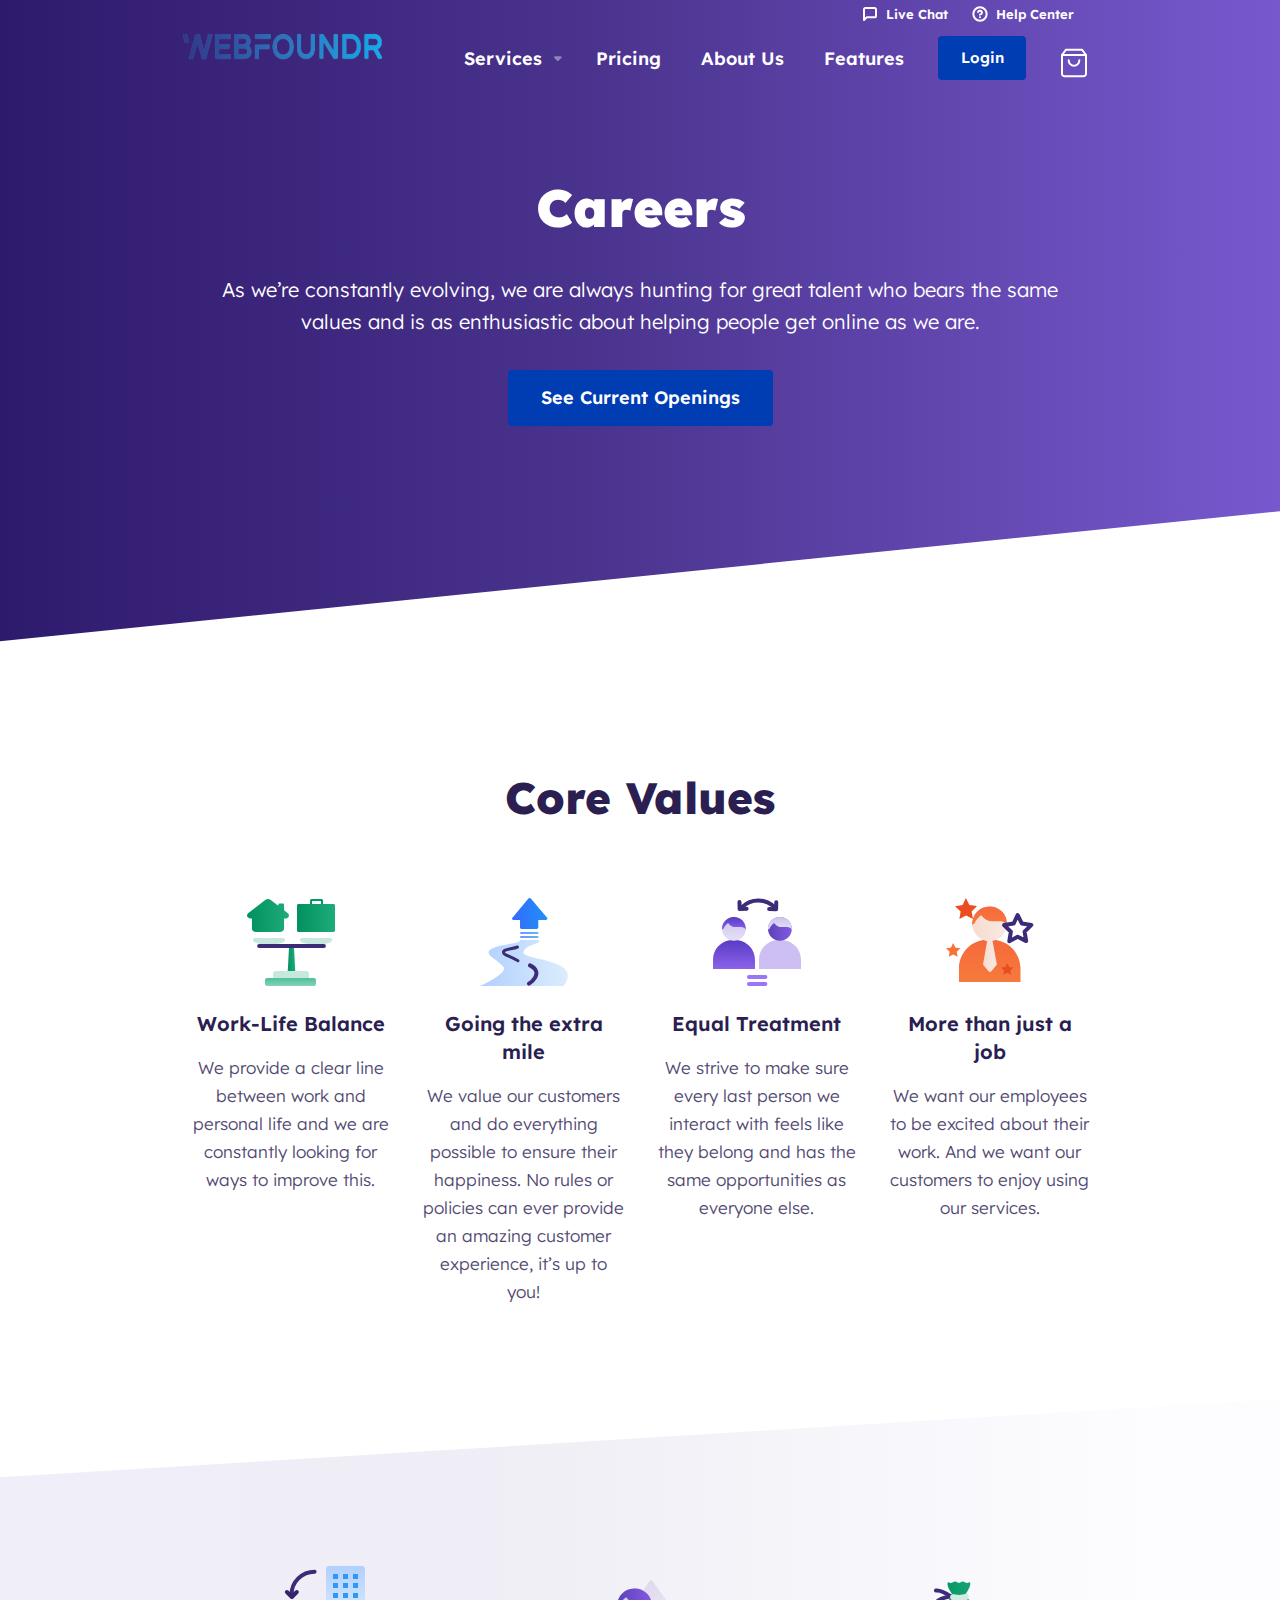
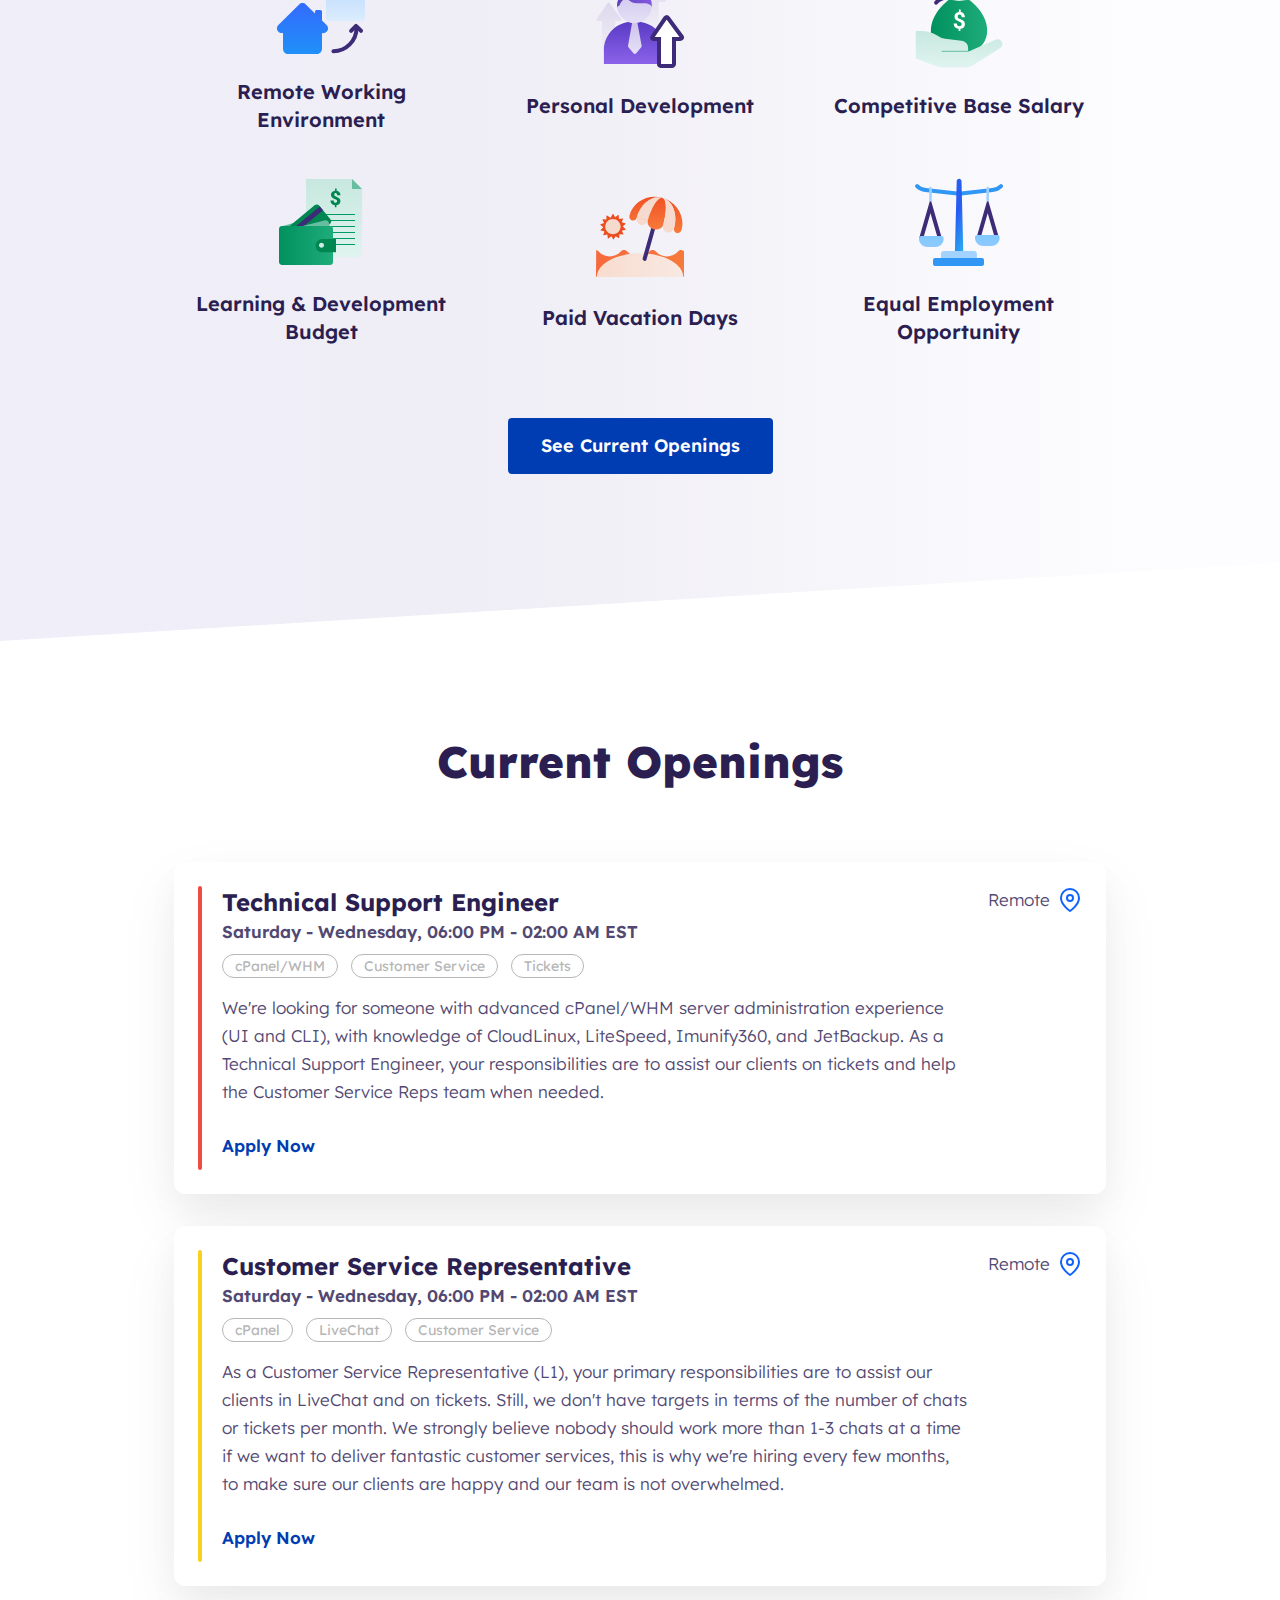
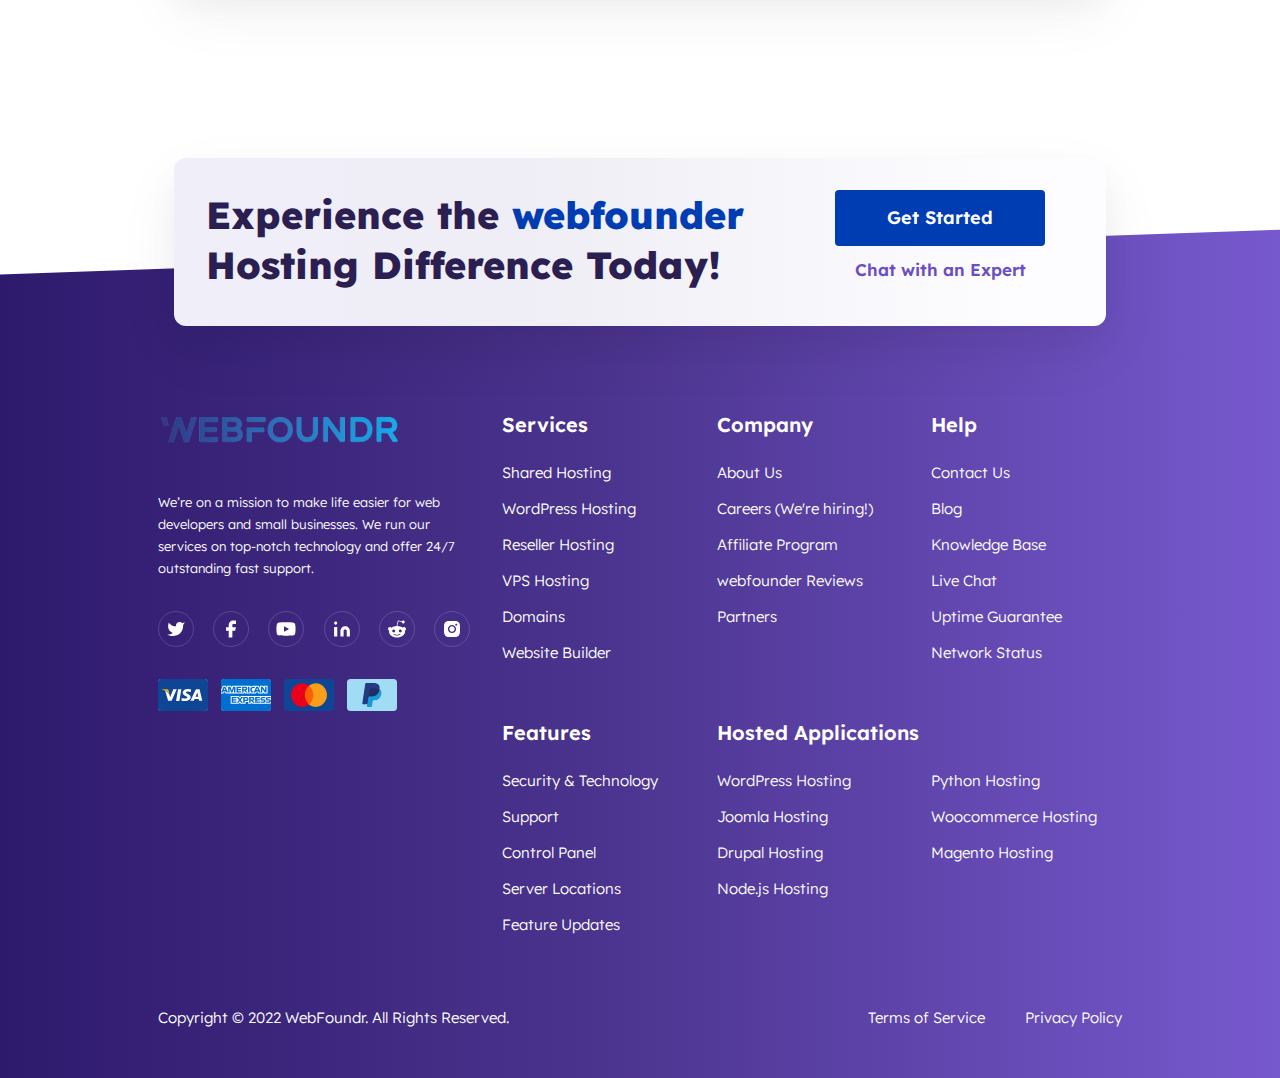
<file: careers.html>
<!DOCTYPE html>
<html lang="en">

<head>
    <meta charset="UTF-8" />
    <meta http-equiv="X-UA-Compatible" content="IE=edge" />
    <meta name="viewport" content="width=device-width, initial-scale=1.0" />
    <link rel="icon" type="image/x-icon" href="./images/favicon.png" />
    <title>webfounder</title>
    <link rel="stylesheet" href="./css/style.css" />
</head>

<!-- ==================================
            Page Body
====================================-->

<body class="site scroll-down" style="margin-top: 0px">
    <!-- ==================================
           Site NAVIGATION
    ====================================-->
    <div id="navbar-mobile-open"></div>
    <div class="site-navbar navbar navbar--main" data-site-navbar="">
        <div class="container">
            <a class="navbar__brand brand" href="/" data-logo="">
                <div class="brand__logo">
                    <img src="./images/logo.png" title="webfounder" alt="webfounder" />
                </div>
            </a>
            <a href="#" class="navbar__cart">
                <span>
            <svg
              width="32"
              height="32"
              viewBox="0 0 32 32"
              fill="none"
        "
            >
              <path
                d="M8 2.66699L4 8.00033V26.667C4 27.3742 4.28095 28.0525 4.78105 28.5526C5.28115 29.0527 5.95942 29.3337 6.66667 29.3337H25.3333C26.0406 29.3337 26.7189 29.0527 27.219 28.5526C27.719 28.0525 28 27.3742 28 26.667V8.00033L24 2.66699H8Z"
                stroke="#F67A3C"
                stroke-width="2"
                stroke-linecap="round"
                stroke-linejoin="round"
              ></path>
              <path
                d="M4 8H28"
                stroke="#F67A3C"
                stroke-width="2"
                stroke-linecap="round"
                stroke-linejoin="round"
              ></path>
              <path
                d="M21.3337 13.333C21.3337 14.7475 20.7718 16.1041 19.7716 17.1042C18.7714 18.1044 17.4148 18.6663 16.0003 18.6663C14.5858 18.6663 13.2293 18.1044 12.2291 17.1042C11.2289 16.1041 10.667 14.7475 10.667 13.333"
                stroke="#F67A3C"
                stroke-width="2"
                stroke-linecap="round"
                stroke-linejoin="round"
              ></path>
            </svg>
          </span>
            </a>
            <button class="navbar__burger burger" data-open-nav="[data-main-menu]">
          <span></span>
          <span></span>
          <span></span>
        </button>
            <nav class="navbar__menu" data-main-menu="">
                <div class="navbar__top-bar">
                    <a href="#" class="nav__item">
                        <svg width="16" height="16" viewBox="0 0 16 16" fill="none">
                <path
                  d="M14 10C14 10.3536 13.8595 10.6928 13.6095 10.9428C13.3594 11.1929 13.0203 11.3333 12.6667 11.3333H4.66667L2 14V3.33333C2 2.97971 2.14048 2.64057 2.39052 2.39052C2.64057 2.14048 2.97971 2 3.33333 2H12.6667C13.0203 2 13.3594 2.14048 13.6095 2.39052C13.8595 2.64057 14 2.97971 14 3.33333V10Z"
                  stroke="white"
                  stroke-width="2"
                  stroke-linecap="round"
                  stroke-linejoin="round"
                ></path>
              </svg>
                        <span>Live Chat</span>
                    </a>
                    <a href="#" class="nav__item">
                        <svg width="16" height="16" viewBox="0 0 16 16" fill="none">
                <path
                  d="M7.99967 14.6663C11.6816 14.6663 14.6663 11.6816 14.6663 7.99967C14.6663 4.31778 11.6816 1.33301 7.99967 1.33301C4.31778 1.33301 1.33301 4.31778 1.33301 7.99967C1.33301 11.6816 4.31778 14.6663 7.99967 14.6663Z"
                  stroke="white"
                  stroke-width="2"
                  stroke-linecap="round"
                  stroke-linejoin="round"
                ></path>
                <path
                  d="M6.05957 6.00038C6.21631 5.55482 6.52567 5.17912 6.93287 4.9398C7.34007 4.70049 7.81883 4.61301 8.28435 4.69285C8.74987 4.7727 9.17211 5.01473 9.47629 5.37606C9.78046 5.7374 9.94694 6.19473 9.94624 6.66705C9.94624 8.00038 7.94624 8.66705 7.94624 8.66705"
                  stroke="white"
                  stroke-width="2"
                  stroke-linecap="round"
                  stroke-linejoin="round"
                ></path>
                <path
                  d="M8 11.333H8.00667"
                  stroke="white"
                  stroke-width="2"
                  stroke-linecap="round"
                  stroke-linejoin="round"
                ></path>
              </svg>
                        <span>Help Center</span>
                    </a>
                </div>
                <ul class="navbar__nav nav nav--h nav--main-menu sf-js-enabled sf-arrows" data-nav="" data-options="openOn: hover;" style="touch-action: pan-y">
                    <li menuitemname="Services" class="nav__item has-dropdown" id="Primary_Navbar-Services">
                        <a class="nav__link sf-with-ul" href="/" data-url="#">
                            <span class="nav__link-text p-2">Services</span>
                            <i class="nav__icon">
                  <svg
                    width="24"
                    height="24"
                    viewBox="0 0 24 24"
                    fill="none"
            "
                  >
                    <g clip-path="url(#clip0_18)">
                      <path
                        d="M6.47194 10.681L10.5947 14.8038C11.2155 15.4246 12.2184 15.4246 12.8392 14.8038L16.962 10.681C17.9648 9.67814 17.2485 7.95898 15.8318 7.95898L7.58621 7.95898C6.16949 7.95898 5.46909 9.67814 6.47194 10.681Z"
                        fill="#555555"
                      ></path>
                    </g>
                    <defs>
                      <clipPath id="clip0_18">
                        <rect width="24" height="24" fill="white"></rect>
                      </clipPath>
                    </defs>
                  </svg>
                </i>
                        </a>
                        <div class="nav__dropdown nav__dropdown--services" style="">
                            <ul class="nav__sub">
                                <li class="nav__item" menuitemname="Shared Hosting">
                                    <a href="/web-hosting.html" class="nav__link">
                                        <div class="nav__item-content">
                                            <div class="nav__item-title">Shared Hosting</div>
                                            <p class="nav__item-desc">
                                                The easiest and most affordable way to start and grow your website.
                                            </p>
                                        </div>
                                        <div class="nav__item-icon">
                                            <svg width="63" height="53" viewBox="0 0 63 53" fill="none">
                          <path
                            fill-rule="evenodd"
                            clip-rule="evenodd"
                            d="M1 24.7L62 18.35V6C62 3.79086 60.2091 2 58 2H5C2.79086 2 1 3.79086 1 6V24.7Z"
                            fill="url(#nav-wh-paint0_linear)"
                          ></path>
                          <path
                            d="M62 34.6001V5.1001C62 2.89096 60.2091 1.1001 58 1.1001C40.3333 1.1001 22.6667 1.1001 5 1.1001C2.79086 1.1001 1 2.89096 1 5.1001V40.6001"
                            stroke="#35226F"
                            stroke-width="2"
                            stroke-linecap="round"
                          ></path>
                          <path
                            fill-rule="evenodd"
                            clip-rule="evenodd"
                            d="M29 7H34.5C35.05 7 35.5 7.45 35.5 8C35.5 8.55 35.05 9 34.5 9H29C28.45 9 28 8.55 28 8C28 7.45 28.45 7 29 7ZM38.5 7H44C44.55 7 45 7.45 45 8C45 8.55 44.55 9 44 9H38.5C37.95 9 37.5 8.55 37.5 8C37.5 7.45 37.95 7 38.5 7ZM48.5 7H54C54.55 7 55 7.45 55 8C55 8.55 54.55 9 54 9H48.5C47.95 9 47.5 8.55 47.5 8C47.5 7.45 47.95 7 48.5 7Z"
                            fill="url(#nav-wh-paint1_linear)"
                          ></path>
                          <path
                            fill-rule="evenodd"
                            clip-rule="evenodd"
                            d="M8.90476 6H15.0952C16.1429 6 17 6.8 17 7.77778V8.22222C17 9.2 16.1429 10 15.0952 10H8.90476C7.85714 10 7 9.2 7 8.22222V7.77778C7 6.8 7.85714 6 8.90476 6Z"
                            fill="url(#nav-wh-paint2_linear)"
                          ></path>
                          <path
                            fill-rule="evenodd"
                            clip-rule="evenodd"
                            d="M9 13H53C54.1 13 55 13.9 55 15V27C55 28.1 54.1 29 53 29H9C7.9 29 7 28.1 7 27V15C7 13.9 7.9 13 9 13Z"
                            fill="url(#nav-wh-paint3_linear)"
                          ></path>
                          <path
                            fill-rule="evenodd"
                            clip-rule="evenodd"
                            d="M20.5 19H40.5C40.8 19 41 19.2 41 19.5C41 19.8 40.8 20 40.5 20H20.5C20.2 20 20 19.8 20 19.5C20 19.2 20.2 19 20.5 19Z"
                            fill="#FDFDFD"
                          ></path>
                          <path
                            fill-rule="evenodd"
                            clip-rule="evenodd"
                            d="M25.5 22H35.5C35.8 22 36 22.2 36 22.5C36 22.8 35.8 23 35.5 23H25.5C25.2 23 25 22.8 25 22.5C25 22.2 25.2 22 25.5 22Z"
                            fill="#FDFDFD"
                          ></path>
                          <path
                            fill-rule="evenodd"
                            clip-rule="evenodd"
                            d="M26 32H36C37.1 32 38 32.9 38 34V44C38 45.1 37.1 46 36 46H26C24.9 46 24 45.1 24 44V34C24 32.9 24.9 32 26 32Z"
                            fill="#C7E8DF"
                          ></path>
                          <path
                            fill-rule="evenodd"
                            clip-rule="evenodd"
                            d="M9 32H19C20.1 32 21 32.9 21 34V44C21 45.1 20.1 46 19 46H9C7.9 46 7 45.1 7 44V34C7 32.9 7.9 32 9 32Z"
                            fill="#C7E8DF"
                          ></path>
                          <path
                            fill-rule="evenodd"
                            clip-rule="evenodd"
                            d="M43 32H53C54.1 32 55 32.9 55 34V44C55 45.1 54.1 46 53 46H43C41.9 46 41 45.1 41 44V34C41 32.9 41.9 32 43 32Z"
                            fill="#C7E8DF"
                          ></path>
                          <defs>
                            <linearGradient
                              id="nav-wh-paint0_linear"
                              x1="1"
                              y1="13.5"
                              x2="62"
                              y2="13.5"
                              gradientUnits="userSpaceOnUse"
                            >
                              <stop stop-color="#C7E8DF"></stop>
                              <stop offset="1" stop-color="#E8F5F2"></stop>
                            </linearGradient>
                            <linearGradient
                              id="nav-wh-paint1_linear"
                              x1="28"
                              y1="8.32609"
                              x2="55"
                              y2="8.32599"
                              gradientUnits="userSpaceOnUse"
                            >
                              <stop stop-color="#00915E"></stop>
                              <stop offset="1" stop-color="#1EAC7A"></stop>
                            </linearGradient>
                            <linearGradient
                              id="nav-wh-paint2_linear"
                              x1="7"
                              y1="8.65217"
                              x2="17"
                              y2="8.65217"
                              gradientUnits="userSpaceOnUse"
                            >
                              <stop stop-color="#00915E"></stop>
                              <stop offset="1" stop-color="#1EAC7A"></stop>
                            </linearGradient>
                            <linearGradient
                              id="nav-wh-paint3_linear"
                              x1="7"
                              y1="23.6087"
                              x2="55"
                              y2="23.6087"
                              gradientUnits="userSpaceOnUse"
                            >
                              <stop stop-color="#00915E"></stop>
                              <stop offset="1" stop-color="#1EAC7A"></stop>
                            </linearGradient>
                          </defs>
                        </svg>
                                        </div>
                                    </a>
                                </li>
                                <li class="nav__item" menuitemname="WordPress Hosting">
                                    <a href="/wordpress-hosting.html" class="nav__link">
                                        <div class="nav__item-content">
                                            <div class="nav__item-title">WordPress Hosting</div>
                                            <p class="nav__item-desc">
                                                A fast, reliable, and secure way to power your WordPress website.
                                            </p>
                                        </div>
                                        <div class="nav__item-icon">
                                            <svg width="63" height="53" viewBox="0 0 63 53" fill="none">
                          <path
                            fill-rule="evenodd"
                            clip-rule="evenodd"
                            d="M1 24.7L62 18.35V5.25C62 3.04086 60.2091 1.25 58 1.25H5C2.79086 1.25 1 3.04086 1 5.25V24.7Z"
                            fill="url(#nav-wp-paint0_linear)"
                          ></path>
                          <path
                            d="M62 34.6001V5.1001C62 2.89096 60.2091 1.1001 58 1.1001C40.3333 1.1001 22.6667 1.1001 5 1.1001C2.79086 1.1001 1 2.89096 1 5.1001V40.6001"
                            stroke="#35226F"
                            stroke-width="2"
                            stroke-linecap="round"
                          ></path>
                          <path
                            fill-rule="evenodd"
                            clip-rule="evenodd"
                            d="M25.25 32H38.75C38.9 32 39 32.1 39 32.25V32.75C39 32.9 38.9 33 38.75 33H25.25C25.1 33 25 32.9 25 32.75V32.25C25 32.1 25.1 32 25.25 32ZM25.25 35H38.75C38.9 35 39 35.1 39 35.25V35.75C39 35.9 38.9 36 38.75 36H25.25C25.1 36 25 35.9 25 35.75V35.25C25 35.1 25.1 35 25.25 35ZM25.25 38H38.75C38.9 38 39 38.1 39 38.25V38.75C39 38.9 38.9 39 38.75 39H25.25C25.1 39 25 38.9 25 38.75V38.25C25 38.1 25.1 38 25.25 38ZM25.25 41H38.75C38.9 41 39 41.1 39 41.25V41.75C39 41.9 38.9 42 38.75 42H25.25C25.1 42 25 41.9 25 41.75V41.25C25 41.1 25.1 41 25.25 41ZM25.25 44H33.75C33.9 44 34 44.1 34 44.25V44.75C34 44.9 33.9 45 33.75 45H25.25C25.1 45 25 44.9 25 44.75V44.25C25 44.1 25.1 44 25.25 44ZM42.25 32H55.75C55.9 32 56 32.1 56 32.25V32.75C56 32.9 55.9 33 55.75 33H42.25C42.1 33 42 32.9 42 32.75V32.25C42 32.1 42.1 32 42.25 32ZM42.25 35H55.75C55.9 35 56 35.1 56 35.25V35.75C56 35.9 55.9 36 55.75 36H42.25C42.1 36 42 35.9 42 35.75V35.25C42 35.1 42.1 35 42.25 35ZM42.25 38H55.75C55.9 38 56 38.1 56 38.25V38.75C56 38.9 55.9 39 55.75 39H42.25C42.1 39 42 38.9 42 38.75V38.25C42 38.1 42.1 38 42.25 38ZM42.25 41H55.75C55.9 41 56 41.1 56 41.25V41.75C56 41.9 55.9 42 55.75 42H42.25C42.1 42 42 41.9 42 41.75V41.25C42 41.1 42.1 41 42.25 41ZM42.25 44H50.75C50.9 44 51 44.1 51 44.25V44.75C51 44.9 50.9 45 50.75 45H42.25C42.1 45 42 44.9 42 44.75V44.25C42 44.1 42.1 44 42.25 44Z"
                            fill="#BEE7F5"
                          ></path>
                          <path
                            fill-rule="evenodd"
                            clip-rule="evenodd"
                            d="M16.0952 6H9.90476C8.85714 6 8 6.8 8 7.77778V8.22222C8 9.2 8.85714 10 9.90476 10H16.0952C17.1429 10 18 9.2 18 8.22222V7.77778C18 6.8 17.1429 6 16.0952 6ZM30 7H35.5C36.05 7 36.5 7.45 36.5 8C36.5 8.55 36.05 9 35.5 9H30C29.45 9 29 8.55 29 8C29 7.45 29.45 7 30 7ZM39.5 7H45C45.55 7 46 7.45 46 8C46 8.55 45.55 9 45 9H39.5C38.95 9 38.5 8.55 38.5 8C38.5 7.45 38.95 7 39.5 7ZM49.5 7H52.25H55C55.55 7 56 7.45 56 8C56 8.55 55.55 9 55 9H49.5C48.95 9 48.5 8.55 48.5 8C48.5 7.45 48.95 7 49.5 7ZM27 14H37C38.1 14 39 14.9 39 16V26C39 27.1 38.1 28 37 28H27C25.9 28 25 27.1 25 26V16C25 14.9 25.9 14 27 14ZM54 14H44C42.9 14 42 14.9 42 16V26C42 27.1 42.9 28 44 28H54C55.1 28 56 27.1 56 26V16C56 14.9 55.1 14 54 14ZM10 14H20C21.1 14 22 14.9 22 16V44C22 45.1 21.1 46 20 46H10C8.9 46 8 45.1 8 44V16C8 14.9 8.9 14 10 14Z"
                            fill="url(#nav-wp-paint1_linear)"
                          ></path>
                          <path
                            fill-rule="evenodd"
                            clip-rule="evenodd"
                            d="M15.1502 26.5499C16.2502 26.5499 17.3502 26.9499 18.1502 27.6999C17.7502 27.6499 17.4002 27.9499 17.3502 28.3499C17.3502 28.3999 17.3502 28.3999 17.3502 28.4499C17.3002 29.4999 18.6502 29.7499 17.9002 31.8999L17.3002 33.6999L15.7502 28.9999C15.7002 28.8999 15.7502 28.8999 15.8502 28.8999H16.3002C16.3002 28.8999 16.3502 28.8999 16.3502 28.8499V28.5999C16.3502 28.5999 16.3502 28.5499 16.3002 28.5499C15.4502 28.5999 14.6002 28.5999 13.7502 28.5499C13.7502 28.5499 13.7002 28.5499 13.7002 28.5999V28.8499C13.7002 28.8499 13.7002 28.8999 13.7502 28.8999H14.2002C14.2502 28.8999 14.3502 28.9499 14.3502 28.9999L15.0002 30.7999L14.0002 33.7499L12.4002 28.9999C12.4002 28.9499 12.4002 28.9499 12.4002 28.8999H12.4502H12.9502C12.9502 28.8999 13.0002 28.8999 13.0002 28.8499V28.5999C13.0002 28.5999 13.0002 28.5499 12.9502 28.5499C12.4002 28.5999 11.8502 28.5999 11.3502 28.5999C12.2502 27.2999 13.6502 26.5499 15.1502 26.5499ZM19.0502 28.8999C20.2002 31.0499 19.4002 33.7499 17.2502 34.9499L18.6502 30.9999C18.9002 30.2999 19.0502 29.5999 19.0502 28.8999ZM16.6502 35.1999C16.1502 35.3499 15.6502 35.4499 15.1502 35.4499C14.7002 35.4499 14.3002 35.3999 13.8502 35.2499L15.2002 31.2999L16.6502 35.1999ZM13.2502 34.9999C11.0502 33.9499 10.1002 31.3499 11.1002 29.1499L13.2502 34.9999ZM15.1502 26.1499C17.8502 26.1499 20.0002 28.3499 20.0002 30.9999C20.0002 33.6499 17.8002 35.8499 15.1502 35.8499C12.4502 35.8499 10.3002 33.6499 10.3002 30.9999C10.3002 28.2999 12.4502 26.1499 15.1502 26.1499ZM15.1502 25.8499C18.0002 25.8499 20.3002 28.1499 20.3002 31.0499C20.3002 33.9499 18.0002 36.1999 15.1502 36.1499C12.3002 36.1499 10.0002 33.8499 10.0002 30.9999C10.0002 28.1499 12.3002 25.8499 15.1502 25.8499Z"
                            fill="#FDFDFD"
                          ></path>
                          <defs>
                            <linearGradient
                              id="nav-wp-paint0_linear"
                              x1="1"
                              y1="13"
                              x2="62"
                              y2="13"
                              gradientUnits="userSpaceOnUse"
                            >
                              <stop stop-color="#C9E8F3"></stop>
                              <stop offset="1" stop-color="#E5F3F8"></stop>
                            </linearGradient>
                            <linearGradient
                              id="nav-wp-paint1_linear"
                              x1="56"
                              y1="22.2025"
                              x2="8"
                              y2="22.2025"
                              gradientUnits="userSpaceOnUse"
                            >
                              <stop
                                offset="1.81145e-07"
                                stop-color="#2090F8"
                              ></stop>
                              <stop offset="1" stop-color="#336BFD"></stop>
                            </linearGradient>
                          </defs>
                        </svg>
                                        </div>
                                    </a>
                                </li>
                                <li class="nav__item" menuitemname="Reseller Hosting">
                                    <a href="/reseller-hosting.html" class="nav__link">
                                        <div class="nav__item-content">
                                            <div class="nav__item-title">Reseller Hosting</div>
                                            <p class="nav__item-desc">
                                                Earn some cash and manage multiple websites with ease using WHM.
                                            </p>
                                        </div>
                                        <div class="nav__item-icon">
                                            <svg width="63" height="53" viewBox="0 0 63 53" fill="none">
                          <path
                            fill-rule="evenodd"
                            clip-rule="evenodd"
                            d="M1.1001 10.65L25.6001 8.1V4C25.6001 2.34314 24.257 1 22.6001 1H4.1001C2.44324 1 1.1001 2.34315 1.1001 4V10.65Z"
                            fill="url(#paint0_linear-nav-reseller)"
                          ></path>
                          <path
                            d="M25 14.4359C25 10.3823 25 7.54664 25 4.00315C25 2.34629 23.6569 1.00245 22 1.00222C15.9994 1.00141 9.99872 0.9987 3.99809 1.00075C2.34198 1.00132 1 2.34419 1 4.00029V16.5"
                            stroke="#3D2B77"
                            stroke-width="2"
                            stroke-linecap="round"
                            stroke-linejoin="round"
                          ></path>
                          <path
                            fill-rule="evenodd"
                            clip-rule="evenodd"
                            d="M37.5999 10.5998L62.0999 8.04983V4.44983C62.0999 2.79297 60.7568 1.44983 59.0999 1.44983H40.5999C38.9431 1.44983 37.5999 2.79297 37.5999 4.44983V10.5998Z"
                            fill="url(#paint1_linear-nav-reseller)"
                          ></path>
                          <path
                            d="M61.9998 14.4355C61.9998 10.3819 61.9998 7.54627 61.9998 4.00278C61.9998 2.34593 60.6567 1.00208 58.9998 1.00186C52.9992 1.00104 46.9985 0.998334 40.9979 1.00039C39.3418 1.00095 37.9998 2.34382 37.9998 3.99993V16.4996"
                            stroke="#3D2B77"
                            stroke-width="2"
                            stroke-linecap="round"
                            stroke-linejoin="round"
                          ></path>
                          <path
                            fill-rule="evenodd"
                            clip-rule="evenodd"
                            d="M1.1001 35.65L25.6001 33.1V29C25.6001 27.3431 24.257 26 22.6001 26H4.1001C2.44324 26 1.1001 27.3431 1.1001 29V35.65Z"
                            fill="url(#paint2_linear-nav-reseller)"
                          ></path>
                          <path
                            d="M25 39.4359C25 35.3823 25 32.5466 25 29.0031C25 27.3463 23.6569 26.0024 22 26.0022C15.9994 26.0014 9.99872 25.9987 3.99809 26.0008C2.34198 26.0013 1 27.3442 1 29.0003V41.5"
                            stroke="#3D2B77"
                            stroke-width="2"
                            stroke-linecap="round"
                            stroke-linejoin="round"
                          ></path>
                          <path
                            d="M40.9245 25H59.0755C61.234 25 63 26.8 63 29V41C63 43.2 61.234 45 59.0755 45H40.9245C38.766 45 37 43.2 37 41V29C37 26.8 38.717 25 40.9245 25Z"
                            fill="url(#paint3_linear-nav-reseller)"
                          ></path>
                          <path
                            d="M49.5 22.0625V19"
                            stroke="#6D4BD0"
                            stroke-linecap="round"
                            stroke-linejoin="round"
                          ></path>
                          <path
                            d="M48 21.1875L49.5 22.5L51 21.1875"
                            stroke="#6D4BD0"
                            stroke-linecap="round"
                            stroke-linejoin="round"
                          ></path>
                          <path
                            d="M13.5 18.5V21.5"
                            stroke="#6D4BD0"
                            stroke-linecap="round"
                            stroke-linejoin="round"
                          ></path>
                          <path
                            d="M12 19.5L13.5 18L15 19.5"
                            stroke="#6D4BD0"
                            stroke-linecap="round"
                            stroke-linejoin="round"
                          ></path>
                          <path
                            d="M33 35.5H29.5"
                            stroke="#6D4BD0"
                            stroke-linecap="round"
                            stroke-linejoin="round"
                          ></path>
                          <path
                            d="M31 34L29.5 35.5L31 37"
                            stroke="#6D4BD0"
                            stroke-linecap="round"
                            stroke-linejoin="round"
                          ></path>
                          <path
                            d="M33 10.5H30"
                            stroke="#6D4BD0"
                            stroke-linecap="round"
                            stroke-linejoin="round"
                          ></path>
                          <path
                            d="M32 9L33.5 10.5L32 12"
                            stroke="#6D4BD0"
                            stroke-linecap="round"
                            stroke-linejoin="round"
                          ></path>
                          <path
                            d="M47.5 37.7C47.5 38.15 47.9 39.05 49.5 39.05C50.8 39.05 51.6 38.6 51.6 37.25C51.6 36.05 50.7 35.55 49.6 35.55C48.35 35.55 47.55 35.15 47.55 33.95C47.55 32.45 48.35 32 49.45 32C51.25 32 51.65 32.9 51.65 33.35"
                            stroke="white"
                            stroke-linecap="round"
                            stroke-linejoin="round"
                          ></path>
                          <path
                            d="M49.5 31V40"
                            stroke="white"
                            stroke-linecap="round"
                            stroke-linejoin="round"
                          ></path>
                          <path
                            d="M5.34991 4H8.34992C8.74992 4 9.09992 4.35 9.09992 4.75C9.09992 5.15 8.74992 5.5 8.34992 5.5H5.34991C4.94991 5.5 4.59991 5.15 4.59991 4.75C4.59991 4.35 4.89991 4 5.34991 4Z"
                            fill="#6D4BD0"
                          ></path>
                          <path
                            d="M15.5999 4.5H17.5999"
                            stroke="#6D4BD0"
                            stroke-linecap="round"
                            stroke-linejoin="round"
                          ></path>
                          <path
                            d="M19.5999 4.5H21.5999"
                            stroke="#6D4BD0"
                            stroke-linecap="round"
                            stroke-linejoin="round"
                          ></path>
                          <path
                            d="M52.0999 4.5H54.0999"
                            stroke="#6D4BD0"
                            stroke-linecap="round"
                            stroke-linejoin="round"
                          ></path>
                          <path
                            d="M56.0999 4.5H58.0999"
                            stroke="#6D4BD0"
                            stroke-linecap="round"
                            stroke-linejoin="round"
                          ></path>
                          <path
                            d="M15.5999 30H17.5999"
                            stroke="#6D4BD0"
                            stroke-linecap="round"
                            stroke-linejoin="round"
                          ></path>
                          <path
                            d="M19.5999 30H21.5999"
                            stroke="#6D4BD0"
                            stroke-linecap="round"
                            stroke-linejoin="round"
                          ></path>
                          <path
                            d="M5.34991 29.5H8.34992C8.74992 29.5 9.09992 29.85 9.09992 30.25C9.09992 30.65 8.74992 31 8.34992 31H5.34991C4.94991 31 4.59991 30.65 4.59991 30.25C4.59991 29.85 4.89991 29.5 5.34991 29.5Z"
                            fill="#6D4BD0"
                          ></path>
                          <path
                            d="M41.8499 4H44.8499C45.2499 4 45.5999 4.35 45.5999 4.75C45.5999 5.15 45.2499 5.5 44.8499 5.5H41.8499C41.4499 5.5 41.0999 5.15 41.0999 4.75C41.0999 4.35 41.3999 4 41.8499 4Z"
                            fill="#6D4BD0"
                          ></path>
                          <defs>
                            <linearGradient
                              id="paint0_linear-nav-reseller"
                              x1="1.10317"
                              y1="5.05835"
                              x2="25.6032"
                              y2="5.05835"
                              gradientUnits="userSpaceOnUse"
                            >
                              <stop stop-color="#E4DFF1"></stop>
                              <stop
                                offset="1"
                                stop-color="#E4DFF1"
                                stop-opacity="0.4"
                              ></stop>
                            </linearGradient>
                            <linearGradient
                              id="paint1_linear-nav-reseller"
                              x1="37.603"
                              y1="5.2979"
                              x2="62.103"
                              y2="5.2979"
                              gradientUnits="userSpaceOnUse"
                            >
                              <stop stop-color="#E4DFF1"></stop>
                              <stop
                                offset="1"
                                stop-color="#E4DFF1"
                                stop-opacity="0.4"
                              ></stop>
                            </linearGradient>
                            <linearGradient
                              id="paint2_linear-nav-reseller"
                              x1="1.10317"
                              y1="30.0583"
                              x2="25.6032"
                              y2="30.0583"
                              gradientUnits="userSpaceOnUse"
                            >
                              <stop stop-color="#E4DFF1"></stop>
                              <stop
                                offset="1"
                                stop-color="#E4DFF1"
                                stop-opacity="0.4"
                              ></stop>
                            </linearGradient>
                            <linearGradient
                              id="paint3_linear-nav-reseller"
                              x1="35.7736"
                              y1="33.2495"
                              x2="63"
                              y2="33.2495"
                              gradientUnits="userSpaceOnUse"
                            >
                              <stop
                                offset="0.0103002"
                                stop-color="#5B41B6"
                              ></stop>
                              <stop offset="0.9927" stop-color="#8359E3"></stop>
                            </linearGradient>
                          </defs>
                        </svg>
                                        </div>
                                    </a>
                                </li>
                                <li class="nav__item" menuitemname="Cloud VPS Hosting">
                                    <a href="/vps-hosting.html" class="nav__link">
                                        <div class="nav__item-content">
                                            <div class="nav__item-title">Cloud VPS Hosting</div>
                                            <p class="nav__item-desc">
                                                Powerful cloud VPS hosting with dedicated resources &amp; easy scaling.
                                            </p>
                                        </div>
                                        <div class="nav__item-icon">
                                            <svg width="63" height="53" viewBox="0 0 63 53" fill="none">
                          <path
                            fill-rule="evenodd"
                            clip-rule="evenodd"
                            d="M1 24.7999L62 18.4499V6.09991C62 3.89077 60.2091 2.09991 58 2.09991H5C2.79086 2.09991 1 3.89078 1 6.09991V24.7999Z"
                            fill="url(#paint0_linear-nav-vps)"
                          ></path>
                          <path
                            d="M62 34.5999V5.09991C62 2.89078 60.2091 1.09991 58 1.09991C40.3333 1.09991 22.6667 1.09991 5 1.09991C2.79086 1.09991 1 2.89078 1 5.09992V40.5999"
                            stroke="#35226F"
                            stroke-width="2"
                            stroke-linecap="round"
                          ></path>
                          <path
                            d="M10 9H55C56.1 9 57 9.9 57 11V28C57 29.1 56.1 30 55 30H10C8.9 30 8 29.1 8 28V11C8 9.9 8.9 9 10 9Z"
                            fill="url(#paint1_linear-nav-vps)"
                          ></path>
                          <path
                            d="M38.0002 20.3499C38.0002 19.0999 37.0002 18.0999 35.7502 18.0999C35.6002 18.0999 35.4502 18.0999 35.3002 18.1499C34.8002 16.9499 33.6502 16.0999 32.3002 16.0999C30.9502 16.0999 29.7502 16.9499 29.3002 18.1499C29.1502 18.0999 29.0002 18.0999 28.8002 18.0999C27.5502 18.0999 26.5502 19.0999 26.5502 20.3499C26.5502 21.5999 27.5502 22.4998 28.8002 22.4998C31.1999 22.4998 33.6363 22.4826 36.0502 22.4998C37.1002 22.3998 38.0002 21.4999 38.0002 20.3499Z"
                            stroke="white"
                            stroke-linecap="round"
                            stroke-linejoin="round"
                          ></path>
                          <path
                            d="M9 35.4998H36"
                            stroke="#F2D3C3"
                            stroke-linecap="round"
                            stroke-linejoin="round"
                          ></path>
                          <path
                            d="M9 35.4998H20"
                            stroke="#F46431"
                            stroke-linecap="round"
                            stroke-linejoin="round"
                          ></path>
                          <path
                            fill-rule="evenodd"
                            clip-rule="evenodd"
                            d="M19.5 33.4998H20.5C20.8 33.4998 21 33.6998 21 33.9998V36.9998C21 37.2998 20.8 37.4998 20.5 37.4998H19.5C19.2 37.4998 19 37.2998 19 36.9998V33.9998C19 33.6998 19.2 33.4998 19.5 33.4998Z"
                            fill="#F35E2D"
                          ></path>
                          <path
                            d="M9 39.4998H36"
                            stroke="#F2D3C3"
                            stroke-linecap="round"
                            stroke-linejoin="round"
                          ></path>
                          <path
                            d="M9 39.4998H25"
                            stroke="#F46431"
                            stroke-linecap="round"
                            stroke-linejoin="round"
                          ></path>
                          <path
                            fill-rule="evenodd"
                            clip-rule="evenodd"
                            d="M24.5 37.4998H25.5C25.8 37.4998 26 37.6998 26 37.9998V40.9998C26 41.2998 25.8 41.4998 25.5 41.4998H24.5C24.2 41.4998 24 41.2998 24 40.9998V37.9998C24 37.6998 24.2 37.4998 24.5 37.4998Z"
                            fill="#F35E2D"
                          ></path>
                          <path
                            d="M9 43.4998H36"
                            stroke="#F2D3C3"
                            stroke-linecap="round"
                            stroke-linejoin="round"
                          ></path>
                          <path
                            d="M9 43.4998H15"
                            stroke="#F46431"
                            stroke-linecap="round"
                            stroke-linejoin="round"
                          ></path>
                          <path
                            fill-rule="evenodd"
                            clip-rule="evenodd"
                            d="M14.5 41.4998H15.5C15.8 41.4998 16 41.6998 16 41.9998V44.9998C16 45.2998 15.8 45.4998 15.5 45.4998H14.5C14.2 45.4998 14 45.2998 14 44.9998V41.9998C14 41.6998 14.2 41.4998 14.5 41.4998Z"
                            fill="#F35E2D"
                          ></path>
                          <path
                            d="M44 33H55C56.1 33 57 33.8667 57 34.9259V44.0741C57 45.1333 56.1 46 55 46H44C42.9 46 42 45.1333 42 44.0741V34.9259C42 33.8667 42.9 33 44 33Z"
                            fill="#F6DACD"
                          ></path>
                          <defs>
                            <linearGradient
                              id="paint0_linear-nav-vps"
                              x1="0.999999"
                              y1="11.9999"
                              x2="62"
                              y2="11.9999"
                              gradientUnits="userSpaceOnUse"
                            >
                              <stop stop-color="#F8DCCF"></stop>
                              <stop offset="1" stop-color="#F8E9E2"></stop>
                            </linearGradient>
                            <linearGradient
                              id="paint1_linear-nav-vps"
                              x1="57"
                              y1="15.5"
                              x2="8"
                              y2="15.5"
                              gradientUnits="userSpaceOnUse"
                            >
                              <stop stop-color="#F67A3C"></stop>
                              <stop offset="0.9942" stop-color="#F6693C"></stop>
                            </linearGradient>
                          </defs>
                        </svg>
                                        </div>
                                    </a>
                                </li>
                            </ul>
                        </div>
                    </li>
                    <li menuitemname="Pricing" class="nav__item" id="Primary_Navbar-Pricing">
                        <a class="nav__link" href="#" data-url="#">
                            <span class="nav__link-text p-2">Pricing</span>
                        </a>
                    </li>
                    <li menuitemname="About Us" class="nav__item" id="Primary_Navbar-About Us">
                        <a class="nav__link" href="#" data-url="#">
                            <span class="nav__link-text p-2">About Us</span>
                        </a>
                    </li>
                    <li menuitemname="Features" class="nav__item" id="Primary_Navbar-Features">
                        <a class="nav__link" href="#" data-url="#">
                            <span class="nav__link-text p-2">Features</span>
                        </a>
                    </li>
                    <li menuitemname="Login" class="nav__item nav-item-btn" id="Primary_Navbar-Login">
                        <a class="btn btn--secondary btn--sm btn--min-width-sm btn-primary" href="#">
                            <span>Login</span>
                        </a>
                    </li>
                    <li menuitemname="View Cart" class="nav__item nav-item-cart nav-item-icon-only" id="Primary_Navbar-View_Cart">
                        <a class="nav__link" href="#" data-url="">
                            <span class="nav__link-icon">
                  <svg
                    width="32"
                    height="32"
                    viewBox="0 0 32 32"
                    fill="none"
            "
                  >
                    <path
                      d="M8 2.66699L4 8.00033V26.667C4 27.3742 4.28095 28.0525 4.78105 28.5526C5.28115 29.0527 5.95942 29.3337 6.66667 29.3337H25.3333C26.0406 29.3337 26.7189 29.0527 27.219 28.5526C27.719 28.0525 28 27.3742 28 26.667V8.00033L24 2.66699H8Z"
                      stroke="#F67A3C"
                      stroke-width="2"
                      stroke-linecap="round"
                      stroke-linejoin="round"
                    ></path>
                    <path
                      d="M4 8H28"
                      stroke="#F67A3C"
                      stroke-width="2"
                      stroke-linecap="round"
                      stroke-linejoin="round"
                    ></path>
                    <path
                      d="M21.3337 13.333C21.3337 14.7475 20.7718 16.1041 19.7716 17.1042C18.7714 18.1044 17.4148 18.6663 16.0003 18.6663C14.5858 18.6663 13.2293 18.1044 12.2291 17.1042C11.2289 16.1041 10.667 14.7475 10.667 13.333"
                      stroke="#F67A3C"
                      stroke-width="2"
                      stroke-linecap="round"
                      stroke-linejoin="round"
                    ></path>
                  </svg>
                  <span class="nav-badge badge badge-primary-faded hidden"
                    ><span></span
                  ></span>
                            </span>
                            <span class="nav__link-text p-2">View Cart</span>
                        </a>
                    </li>
                </ul>
            </nav>
        </div>
    </div>
    <!-- ==================================
            Section BANNER
    ====================================-->
    <div class="site-banner banner banner--center has-shapes banner--careers banner--m-w-lg">
        <div class="container">
            <div class="banner__content">
                <h1 class="banner__title">Careers</h1>
                <p class="banner__desc p-1">
                    As we’re constantly evolving, we are always hunting for great talent who bears the same values and is as enthusiastic about helping people get online as we are.
                </p>
                <div class="banner__actions">
                    <a href="#current-openings" class="btn btn--secondary btn--lg has-arrow btn--min-width-lg">
                        <div class="btn__text">
                            See Current Openings
                            <svg width="24" height="24" viewBox="0 0 24 24" fill="none">
                  <path
                    d="M5 12H19"
                    stroke="black"
                    stroke-width="2"
                    stroke-linecap="round"
                    stroke-linejoin="round"
                  ></path>
                  <path
                    d="M12 5L19 12L12 19"
                    stroke="black"
                    stroke-width="2"
                    stroke-linecap="round"
                    stroke-linejoin="round"
                  ></path>
                </svg>
                        </div>
                    </a>
                </div>
            </div>
        </div>
        <div class="banner__shape-background">
            <div class="banner__shape banner__shape--bottom"></div>
        </div>
    </div>
    <!-- ==================================
            Section CORE VALUES
    ====================================-->
    <section class="section">
        <span class="anchor-target" id="core-values"></span>
        <div class="container">
            <h2 class="section__title">Core Values</h2>
            <div class="section__content">
                <div class="features features--careers">
                    <div class="col-lg-3 col-md-6 col-sm-12">
                        <div class="feature">
                            <div class="feature__body">
                                <div class="feature__icon">
                                    <svg width="88" height="88" viewBox="0 0 88 88" fill="none">
                      <g clip-path="url(#88-lbl-clip)">
                        <path
                          d="M49 87H40L42.1 48.0723C42.1 47.4662 43.2 47 44.5 47C45.8 47 46.8 47.4662 46.9 48.0723L49 87Z"
                          fill="url(#88-lbl-paint0_linear)"
                        />
                        <path
                          d="M62 82.5H26V75.7C26 74.2 27.2 73 28.7 73H59.2C60.7 73 62 74 62 75.5V82.5Z"
                          fill="#C7E8DF"
                        />
                        <path
                          d="M67.214 88H19.786C18.7938 88 18 87.04 18 85.76V82.24C18 81.0667 18.7938 80 19.786 80H67.214C68.2062 80 69 80.96 69 82.24V85.76C69 87.04 68.2062 88 67.214 88Z"
                          fill="url(#88-lbl-paint1_linear)"
                        />
                        <path
                          d="M12.1074 48H76.8918"
                          stroke="#3D2B77"
                          stroke-width="4"
                          stroke-linecap="round"
                          stroke-linejoin="round"
                        />
                        <path
                          d="M74.8518 46H63.1455C57.5525 46 53 44.0734 53 41.7064V41.211C53 40.5505 54.3007 40 55.8615 40H82.1357C83.6966 40 84.9973 40.5505 84.9973 41.211V41.7064C85.1273 44.0734 80.5749 46 74.8518 46Z"
                          fill="#C7E8DF"
                        />
                        <path
                          d="M27.8537 46H16.1463C10.5528 46 6 44.0734 6 41.7064V41.211C6 40.5505 7.30081 40 8.86179 40H35.1382C36.6992 40 38 40.5505 38 41.211V41.7064C38 44.0734 33.4472 46 27.8537 46Z"
                          fill="#C7E8DF"
                        />
                        <path
                          d="M75 7.72754V2.47619C75 2.23809 74.7895 2 74.4737 2L64.5789 2C64.2632 2 64 2.19048 64 2.47619V7.72754"
                          stroke="#009A64"
                          stroke-width="2"
                          stroke-miterlimit="10"
                          stroke-linecap="round"
                          stroke-linejoin="round"
                        />
                        <path
                          d="M86 33.9997C87.1046 33.9996 88 33.1042 88 31.9997V8.0001C88 6.89554 87.1046 6.00011 86 6.0001L52 6.00001C50.8954 6 50 6.89543 50 8.00001V32C50 33.1046 50.8954 34 52 34L86 33.9997Z"
                          fill="url(#88-lbl-paint2_linear)"
                        />
                        <path
                          d="M86 33.9997C87.1046 33.9996 88 33.1042 88 31.9997V8.0001C88 6.89554 87.1046 6.00011 86 6.0001L52 6.00001C50.8954 6 50 6.89543 50 8.00001V32C50 33.1046 50.8954 34 52 34L86 33.9997Z"
                          fill="url(#88-lbl-paint3_linear)"
                        />
                        <path
                          d="M40.8166 19.6437C40.0692 20.2283 39.0727 20.5532 38.0761 20.5532L37.0588 20.4117V30.4411C37.0588 32.39 35.3356 34 32.8443 34H9.01038C6.51903 34 4.94118 32.39 4.94118 30.4411V20.4117L3.77855 20.4882H3.6955C2.69896 20.4232 1.78547 20.1634 1.12111 19.5787C-0.373702 18.4095 -0.373702 16.4606 1.12111 15.2913L18.2284 1.90945C18.9758 1.3248 19.9723 1 20.9689 1C21.9654 1 22.9619 1.3248 23.7093 1.90945L31.2941 7.79409L31.3116 6.63371C31.3116 5.98411 31.9759 5.52938 32.7233 5.52938H35.5827C36.4132 5.52938 37.0588 6.04907 37.0588 6.63371V12.3235L40.8166 15.2913C42.3945 16.5256 42.3945 18.4744 40.8166 19.6437Z"
                          fill="url(#88-lbl-paint4_linear)"
                        />
                      </g>
                      <defs>
                        <linearGradient
                          id="88-lbl-paint0_linear"
                          x1="40"
                          y1="73.5217"
                          x2="49"
                          y2="73.5217"
                          gradientUnits="userSpaceOnUse"
                        >
                          <stop stop-color="#00915E" />
                          <stop offset="1" stop-color="#1EAC7A" />
                        </linearGradient>
                        <linearGradient
                          id="88-lbl-paint1_linear"
                          x1="43.5"
                          y1="80"
                          x2="43.5"
                          y2="88"
                          gradientUnits="userSpaceOnUse"
                        >
                          <stop stop-color="#4FBF98" />
                          <stop offset="1" stop-color="#84D3B8" />
                        </linearGradient>
                        <linearGradient
                          id="88-lbl-paint2_linear"
                          x1="50"
                          y1="24.5652"
                          x2="88"
                          y2="24.5652"
                          gradientUnits="userSpaceOnUse"
                        >
                          <stop stop-color="#00915E" />
                          <stop offset="1" stop-color="#1EAC7A" />
                        </linearGradient>
                        <linearGradient
                          id="88-lbl-paint3_linear"
                          x1="50"
                          y1="24.5652"
                          x2="88"
                          y2="24.5652"
                          gradientUnits="userSpaceOnUse"
                        >
                          <stop stop-color="#00915E" />
                          <stop offset="1" stop-color="#1EAC7A" />
                        </linearGradient>
                        <linearGradient
                          id="88-lbl-paint4_linear"
                          x1="7.85885e-07"
                          y1="22.8804"
                          x2="42"
                          y2="22.8804"
                          gradientUnits="userSpaceOnUse"
                        >
                          <stop stop-color="#00915E" />
                          <stop offset="1" stop-color="#1EAC7A" />
                        </linearGradient>
                        <clipPath id="88-lbl-clip">
                          <rect width="88" height="88" fill="white" />
                        </clipPath>
                      </defs>
                    </svg>
                                </div>
                                <h4 class="feature__title h6">Work-Life Balance</h4>
                                <p class="feature__desc">
                                    We provide a clear line between work and personal life and we are constantly looking for ways to improve this.
                                </p>
                            </div>
                        </div>
                    </div>
                    <div class="col-lg-3 col-md-6 col-sm-12">
                        <div class="feature">
                            <div class="feature__body">
                                <div class="feature__icon">
                                    <svg width="88" height="88" viewBox="0 0 88 88" fill="none">
                      <g clip-path="url(#88-eml-clip)">
                        <path
                          d="M0 88.0007C0 88.0007 28.4045 75.2788 23.4225 68.736C18.4405 62.1933 6.41351 57.8048 8.95676 53.1063C11.5 48.4078 28.0008 46.5568 36.5 44.501C40.9839 43.4164 39.482 41.9998 40 42C40.8143 42.0003 50.5 42 58.5 42.0001C58.5 42.0001 60.5 43.5 58.5 44.5C56.5 45.5 44.6785 48.5953 43.3324 53.8332C41.8378 59.6489 65.4703 60.2822 80.2351 67.6456C95 75.0089 83.7225 88.0007 83.7225 88.0007H0Z"
                          fill="url(#88-eml-paint0_linear)"
                        />
                        <path
                          d="M49 85.7102C49 85.7102 65 75.0238 50.0036 67.3906"
                          stroke="#3D2B77"
                          stroke-width="4"
                          stroke-linecap="round"
                          stroke-linejoin="round"
                        />
                        <path
                          d="M37.4999 49C31.5 51.5 20.891 51.1078 24.0002 55.5589C25.0665 57.0856 31.0007 58.6122 38.0001 62.8104"
                          stroke="#3D2B77"
                          stroke-width="3"
                          stroke-linecap="round"
                          stroke-linejoin="round"
                        />
                        <path
                          d="M64.7877 21.9902H58.3275V29.2812C58.3275 30.2897 57.3585 31.1147 56.1742 31.1147H42.1771C40.8851 31.1147 40.0237 30.2897 40.0237 29.2812V21.9902H33.5635C32.0562 21.9902 31.5178 20.7985 32.4868 19.6984L47.9768 0.905412C48.7305 -0.0113177 49.9149 -0.561356 51.2069 0.905412L67.1565 19.6984C68.0178 20.8901 66.5104 21.9902 64.7877 21.9902Z"
                          fill="url(#88-eml-paint1_linear)"
                        />
                        <path
                          opacity="0.7"
                          d="M41 35H57.5"
                          stroke="url(#88-eml-paint2_linear)"
                          stroke-width="2"
                          stroke-miterlimit="10"
                          stroke-linecap="round"
                          stroke-linejoin="round"
                        />
                        <path
                          opacity="0.7"
                          d="M41 39H57.5"
                          stroke="url(#88-eml-paint3_linear)"
                          stroke-width="2"
                          stroke-miterlimit="10"
                          stroke-linecap="round"
                          stroke-linejoin="round"
                        />
                      </g>
                      <defs>
                        <linearGradient
                          id="88-eml-paint0_linear"
                          x1="2.69842e-07"
                          y1="64.3034"
                          x2="87.8337"
                          y2="64.3034"
                          gradientUnits="userSpaceOnUse"
                        >
                          <stop stop-color="#B1D0FF" />
                          <stop offset="1" stop-color="#DBEDFD" />
                        </linearGradient>
                        <linearGradient
                          id="88-eml-paint1_linear"
                          x1="67.4063"
                          y1="12.6034"
                          x2="32"
                          y2="12.6034"
                          gradientUnits="userSpaceOnUse"
                        >
                          <stop offset="1.81145e-07" stop-color="#2090F8" />
                          <stop offset="1" stop-color="#336BFD" />
                        </linearGradient>
                        <linearGradient
                          id="88-eml-paint2_linear"
                          x1="57.5"
                          y1="35.4051"
                          x2="41"
                          y2="35.4051"
                          gradientUnits="userSpaceOnUse"
                        >
                          <stop offset="1.81145e-07" stop-color="#2090F8" />
                          <stop offset="1" stop-color="#336BFD" />
                        </linearGradient>
                        <linearGradient
                          id="88-eml-paint3_linear"
                          x1="57.5"
                          y1="39.4051"
                          x2="41"
                          y2="39.4051"
                          gradientUnits="userSpaceOnUse"
                        >
                          <stop offset="1.81145e-07" stop-color="#2090F8" />
                          <stop offset="1" stop-color="#336BFD" />
                        </linearGradient>
                        <clipPath id="88-eml-clip">
                          <rect width="88" height="88" fill="white" />
                        </clipPath>
                      </defs>
                    </svg>
                                </div>
                                <h4 class="feature__title h6">Going the extra mile</h4>
                                <p class="feature__desc">
                                    We value our customers and do everything possible to ensure their happiness. No rules or policies can ever provide an amazing customer experience, it’s up to you!
                                </p>
                            </div>
                        </div>
                    </div>
                    <div class="col-lg-3 col-md-6 col-sm-12">
                        <div class="feature">
                            <div class="feature__body">
                                <div class="feature__icon">
                                    <svg width="88" height="88" viewBox="0 0 88 88" fill="none">
                      <g clip-path="url(#88-eqy-clip)">
                        <path
                          d="M42 61.7447V71H0V61.7447C0 51.8723 7.17073 43.7139 16.5951 42.2742C17.5512 42.0686 18.6439 42 19.6 42H22.3317C23.2878 42 24.2439 42.0686 25.1317 42.2057C34.6927 43.6454 42 51.8038 42 61.7447Z"
                          fill="url(#88-eqy-paint0_linear)"
                        />
                        <path
                          d="M32.7805 30.8147V31.4293C32.5756 34.3659 31.4829 37.1659 29.3659 39.283C27.1805 41.4684 24.1756 42.8342 20.9659 42.8342C14.8878 42.8342 9.83416 38.122 9.08294 32.2488C9.08294 32.2488 9.08294 32.2488 9.08294 32.1806C9.01465 31.7708 9.01465 31.361 9.01465 30.883C9.01465 27.8098 10.3122 24.6001 12.5659 22.483C13.6586 21.3903 14.8878 20.5708 16.1854 20.0245C17.4829 19.4781 18.8488 19.1367 20.3512 19.0684C20.5561 19.0684 20.6927 19.0684 20.8976 19.0684H21.1025C24.3122 19.0684 27.1805 20.2976 29.4342 22.6196C31.5512 24.6001 32.7805 27.6049 32.7805 30.8147Z"
                          fill="url(#88-eqy-paint1_linear)"
                        />
                        <path
                          d="M32.7814 30.8146V31.4293C32.5765 31.361 32.2351 30.8829 32.2351 30.8829C31.6204 29.722 28.957 29.1073 27.5229 29.1073H22.6741C19.9424 29.1073 17.3473 27.8098 15.7765 25.6927L15.6399 25.4195C15.4351 25.078 15.0253 25.078 14.6839 25.3512L14.4107 25.4878C12.6351 26.922 11.1326 28.8341 10.4497 31.0878C10.4497 31.0878 10.1082 30.4732 9.5619 31.0195C9.22044 31.2927 9.22044 31.9756 9.15214 32.1805C9.15214 32.1805 9.15214 32.2488 9.08385 32.2488C8.94727 31.7707 8.94727 31.361 8.94727 30.8146C8.94727 27.7415 10.2448 24.5317 12.4985 22.4146C13.5912 21.322 14.8204 20.5024 16.118 19.9561C17.4156 19.4098 18.8497 19.0683 20.3521 19C20.557 19 20.6936 19 20.8985 19H21.1034C24.3131 19 27.1814 20.2293 29.4351 22.5512C31.5521 24.6 32.7814 27.6049 32.7814 30.8146Z"
                          fill="url(#88-eqy-paint2_linear)"
                        />
                        <path
                          d="M88 61.7447V71H46V61.7447C46 51.8723 53.1707 43.7139 62.5951 42.2742C63.5512 42.0686 64.6439 42 65.6 42H68.3317C69.2878 42 70.2439 42.0686 71.1317 42.2057C80.6927 43.6454 88 51.8038 88 61.7447Z"
                          fill="#CDBFF4"
                        />
                        <path
                          d="M78.7805 30.8147V31.4293C78.5756 34.3659 77.4829 37.1659 75.3659 39.283C73.1805 41.4684 70.1756 42.8342 66.9659 42.8342C60.8878 42.8342 55.8342 38.122 55.0829 32.2488C55.0829 32.2488 55.0829 32.2488 55.0829 32.1806C55.0146 31.7708 55.0146 31.361 55.0146 30.883C55.0146 27.8098 56.3122 24.6001 58.5659 22.483C59.6586 21.3903 60.8878 20.5708 62.1854 20.0245C63.4829 19.4781 64.8488 19.1367 66.3512 19.0684C66.5561 19.0684 66.6927 19.0684 66.8976 19.0684H67.1025C70.3122 19.0684 73.1805 20.2976 75.4342 22.6196C77.5512 24.6001 78.7805 27.6049 78.7805 30.8147Z"
                          fill="url(#88-eqy-paint3_linear)"
                        />
                        <path
                          d="M78.7814 30.8146V31.4293C78.5765 31.361 78.2351 30.8829 78.2351 30.8829C77.6204 29.722 74.957 29.1073 73.5229 29.1073H68.6741C65.9424 29.1073 63.3473 27.8098 61.7765 25.6927L61.6399 25.4195C61.4351 25.078 61.0253 25.078 60.6839 25.3512L60.4107 25.4878C58.6351 26.922 57.1326 28.8341 56.4497 31.0878C56.4497 31.0878 56.1082 30.4732 55.5619 31.0195C55.2204 31.2927 55.2204 31.9756 55.1521 32.1805C55.1521 32.1805 55.1521 32.2488 55.0839 32.2488C54.9473 31.7707 54.9473 31.361 54.9473 30.8146C54.9473 27.7415 56.2448 24.5317 58.4985 22.4146C59.5912 21.322 60.8204 20.5024 62.118 19.9561C63.4156 19.4098 64.8497 19.0683 66.3521 19C66.557 19 66.6936 19 66.8985 19H67.1034C70.3131 19 73.1814 20.2293 75.4351 22.5512C77.5521 24.6 78.7814 27.6049 78.7814 30.8146Z"
                          fill="url(#88-eqy-paint4_linear)"
                        />
                        <path
                          d="M36 86H52.3926"
                          stroke="#9C74F7"
                          stroke-width="4"
                          stroke-linecap="round"
                          stroke-linejoin="round"
                        />
                        <path
                          d="M36 79H52.3926"
                          stroke="#9C74F7"
                          stroke-width="4"
                          stroke-linecap="round"
                          stroke-linejoin="round"
                        />
                        <path
                          d="M63.252 4.24121L63.124 11.3111L56.126 11.1137"
                          stroke="#3D2B77"
                          stroke-width="4"
                          stroke-miterlimit="10"
                          stroke-linecap="round"
                          stroke-linejoin="round"
                        />
                        <path
                          d="M26.4951 4L26.6231 11.0699L33.621 10.8725"
                          stroke="#3D2B77"
                          stroke-width="4"
                          stroke-miterlimit="10"
                          stroke-linecap="round"
                          stroke-linejoin="round"
                        />
                        <path
                          d="M29.2215 8.85907C38.3628 0.0428337 52.9988 0.237082 61.8845 9.4504"
                          stroke="#3D2B77"
                          stroke-width="4"
                          stroke-miterlimit="10"
                          stroke-linecap="round"
                          stroke-linejoin="round"
                        />
                      </g>
                      <defs>
                        <linearGradient
                          id="88-eqy-paint0_linear"
                          x1="21"
                          y1="41.9367"
                          x2="21"
                          y2="71"
                          gradientUnits="userSpaceOnUse"
                        >
                          <stop offset="0.0103002" stop-color="#5A3BC5" />
                          <stop offset="0.9927" stop-color="#8B62E9" />
                        </linearGradient>
                        <linearGradient
                          id="88-eqy-paint1_linear"
                          x1="24.4052"
                          y1="19.0679"
                          x2="24.4052"
                          y2="39.0312"
                          gradientUnits="userSpaceOnUse"
                        >
                          <stop stop-color="#CDC2EE" />
                          <stop offset="1" stop-color="#E2DCF4" />
                        </linearGradient>
                        <linearGradient
                          id="88-eqy-paint2_linear"
                          x1="20.8643"
                          y1="18.9711"
                          x2="20.8643"
                          y2="32.2488"
                          gradientUnits="userSpaceOnUse"
                        >
                          <stop offset="0.0103002" stop-color="#5A3BC5" />
                          <stop offset="0.9927" stop-color="#8B62E9" />
                        </linearGradient>
                        <linearGradient
                          id="88-eqy-paint3_linear"
                          x1="53.8936"
                          y1="28.8712"
                          x2="78.7805"
                          y2="28.8712"
                          gradientUnits="userSpaceOnUse"
                        >
                          <stop offset="0.0103002" stop-color="#5B41B6" />
                          <stop offset="0.9927" stop-color="#8359E3" />
                        </linearGradient>
                        <linearGradient
                          id="88-eqy-paint4_linear"
                          x1="70.382"
                          y1="18.9997"
                          x2="70.382"
                          y2="30.1287"
                          gradientUnits="userSpaceOnUse"
                        >
                          <stop stop-color="#CDC2EE" />
                          <stop offset="1" stop-color="#E2DCF4" />
                        </linearGradient>
                        <clipPath id="88-eqy-clip">
                          <rect width="88" height="88" fill="white" />
                        </clipPath>
                      </defs>
                    </svg>
                                </div>
                                <h4 class="feature__title h6">Equal Treatment</h4>
                                <p class="feature__desc">
                                    We strive to make sure every last person we interact with feels like they belong and has the same opportunities as everyone else.
                                </p>
                            </div>
                        </div>
                    </div>
                    <div class="col-lg-3 col-md-6 col-sm-12">
                        <div class="feature">
                            <div class="feature__body">
                                <div class="feature__icon">
                                    <svg width="88" height="88" viewBox="0 0 88 88" fill="none">
                      <path
                        d="M7.1 45L9.4 49.5L14.4 50.2L10.8 53.8L11.6 58.7L7.2 56.4L2.8 58.8L3.6 53.8L0 50.3L5 49.5L7.1 45Z"
                        fill="#F6743C"
                      />
                      <path
                        d="M19.9 0L23.4 6.9L31 7.9L25.6 13.4L26.9 20.9L20.1 17.4L13.4 21.1L14.6 13.5L9 8.2L16.6 7L19.9 0Z"
                        fill="#EB4D20"
                      />
                      <path
                        d="M74.5 70.5002V84.0002H13V70.5002C13 56.1002 23.5 44.2002 37.3 42.1002C38.7 41.8002 40.3 41.7002 41.7 41.7002H45.7C47.1 41.7002 48.5 41.8002 49.8 42.0002C63.8 44.1002 74.5 56.0002 74.5 70.5002Z"
                        fill="url(#88-mtjb-paint0_linear)"
                      />
                      <path
                        d="M46.5357 43H41.1357L37.1357 65.8C37.0357 66.3 37.1357 66.8 37.5357 67.2L42.5357 73.3C42.9357 73.8 43.3357 73.9 43.9357 73.9C44.5357 73.9 44.9357 73.6 45.3357 73.3L50.3357 67.2C50.7357 66.8 50.8357 66.3 50.7357 65.8L46.5357 43Z"
                        fill="url(#88-mtjb-paint1_linear)"
                      />
                      <path
                        d="M61.0002 25.7V26.6C60.7002 30.9 59.1002 35 56.0002 38.1C52.8002 41.3 48.4002 43.3 43.7002 43.3C34.8002 43.3 27.4002 36.4 26.3002 27.8C26.3002 27.8 26.3002 27.8 26.3002 27.7C26.2002 27.1 26.2002 26.5 26.2002 25.8C26.2002 21.3 28.1002 16.6 31.4002 13.5C33.0002 11.9 34.8002 10.7 36.7002 9.9C38.6002 9.1 40.6002 8.6 42.8002 8.5C43.1002 8.5 43.3002 8.5 43.6002 8.5H43.9002C48.6002 8.5 52.8002 10.3 56.1002 13.7C59.2002 16.6 61.0002 21 61.0002 25.7Z"
                        fill="url(#88-mtjb-paint2_linear)"
                      />
                      <path
                        d="M60.9996 25.7004V26.6004C60.6996 26.5004 60.1996 25.8004 60.1996 25.8004C59.2996 24.1004 55.3996 23.2004 53.2996 23.2004H46.1996C42.1996 23.2004 38.3996 21.3004 36.0996 18.2004L35.8996 17.8004C35.5996 17.3004 34.9996 17.3004 34.4996 17.7004L34.0996 17.9004C31.4996 20.0004 29.2996 22.8004 28.2996 26.1004C28.2996 26.1004 27.7996 25.2004 26.9996 26.0004C26.4996 26.4004 26.4996 27.4004 26.3996 27.7004C26.3996 27.7004 26.3996 27.8004 26.2996 27.8004C26.0996 27.1004 26.0996 26.5004 26.0996 25.7004C26.0996 21.2004 27.9996 16.5004 31.2996 13.4004C32.8996 11.8004 34.6996 10.6004 36.5996 9.80039C38.4996 9.00039 40.5996 8.50039 42.7996 8.40039C43.0996 8.40039 43.2996 8.40039 43.5996 8.40039H43.8996C48.5996 8.40039 52.7996 10.2004 56.0996 13.6004C59.1996 16.6004 60.9996 21.0004 60.9996 25.7004Z"
                        fill="url(#88-mtjb-paint3_linear)"
                      />
                      <path
                        d="M71.6 17L75.9 25.6L85.4 26.9L78.6 33.7L80.2 43.1L71.7 38.7L63.3 43.2L64.9 33.7L58 27.1L67.6 25.6L71.6 17Z"
                        fill="white"
                        stroke="#3D2B77"
                        stroke-width="4"
                        stroke-linejoin="round"
                      />
                      <path
                        d="M61.2 65L63.2 68.9L67.4 69.5L64.4 72.5L65.1 76.7L61.3 74.7L57.5 76.8L58.1 72.6L55 69.6L59.3 68.9L61.2 65Z"
                        fill="#EB4D20"
                      />
                      <defs>
                        <linearGradient
                          id="88-mtjb-paint0_linear"
                          x1="43.75"
                          y1="84.0002"
                          x2="43.75"
                          y2="41.7002"
                          gradientUnits="userSpaceOnUse"
                        >
                          <stop stop-color="#F67A3C" />
                          <stop offset="0.9942" stop-color="#F6693C" />
                        </linearGradient>
                        <linearGradient
                          id="88-mtjb-paint1_linear"
                          x1="37.0996"
                          y1="56.4762"
                          x2="50.7717"
                          y2="56.4762"
                          gradientUnits="userSpaceOnUse"
                        >
                          <stop stop-color="#F8DCCF" />
                          <stop offset="1" stop-color="#F8E9E2" />
                        </linearGradient>
                        <linearGradient
                          id="88-mtjb-paint2_linear"
                          x1="26.2002"
                          y1="23.6771"
                          x2="61.0002"
                          y2="23.6771"
                          gradientUnits="userSpaceOnUse"
                        >
                          <stop stop-color="#F8DCCF" />
                          <stop offset="1" stop-color="#F8E9E2" />
                        </linearGradient>
                        <linearGradient
                          id="88-mtjb-paint3_linear"
                          x1="43.5496"
                          y1="27.8004"
                          x2="43.5496"
                          y2="8.40039"
                          gradientUnits="userSpaceOnUse"
                        >
                          <stop stop-color="#F67A3C" />
                          <stop offset="0.9942" stop-color="#F6693C" />
                        </linearGradient>
                      </defs>
                    </svg>
                                </div>
                                <h4 class="feature__title h6">More than just a job</h4>
                                <p class="feature__desc">
                                    We want our employees to be excited about their work. And we want our customers to enjoy using our services.
                                </p>
                            </div>
                        </div>
                    </div>
                </div>
            </div>
        </div>
    </section>
    <!-- ==================================
            Section GREY SHAPE
    ====================================-->
    <section class="section section--gray has-shapes">
        <span class="anchor-target" id=""></span>
        <div class="container">
            <div class="section__content">
                <div class="row row--eq-height features features--centered">
                    <div class="col-lg-4 col-sm-12">
                        <div class="feature">
                            <div class="feature__body">
                                <div class="feature__icon">
                                    <svg width="88" height="88" viewBox="0 0 88 88" fill="none">
                      <g clip-path="url(#rew8-clip0)">
                        <path
                          d="M56.4 85.2C69.1 85.2 79.5 74.9 79.5 62.1"
                          stroke="#3D2B77"
                          stroke-width="4"
                          stroke-miterlimit="10"
                          stroke-linecap="round"
                          stroke-linejoin="round"
                        />
                        <path
                          d="M84 64.8L79 59.9L74.1 64.8"
                          stroke="#3D2B77"
                          stroke-width="4"
                          stroke-miterlimit="10"
                          stroke-linecap="round"
                          stroke-linejoin="round"
                        />
                        <path
                          d="M37.6 5.70001C24.9 5.70001 14.5 16 14.5 28.8"
                          stroke="#3D2B77"
                          stroke-width="4"
                          stroke-miterlimit="10"
                          stroke-linecap="round"
                          stroke-linejoin="round"
                        />
                        <path
                          d="M9.90002 26L14.9 31L19.8 26"
                          stroke="#35226F"
                          stroke-width="4"
                          stroke-miterlimit="10"
                          stroke-linecap="round"
                          stroke-linejoin="round"
                        />
                        <path
                          d="M49.563 65.813C48.6555 66.7166 47.4454 67.2186 46.2353 67.2186L45 67V82.5C45 85.5118 42.9076 88 39.8824 88H10.9412C7.91597 88 6 85.5118 6 82.5V67L4.58823 67.1182H4.48739C3.27731 67.0178 2.16807 66.6162 1.36134 65.7126C-0.453781 63.9056 -0.453781 60.8937 1.36134 59.0867L22.1345 38.4056C23.042 37.502 24.2521 37 25.4622 37C26.6723 37 27.8824 37.502 28.7899 38.4056L38 47.5L38.0212 45.7067C38.0212 44.7028 38.8279 44 39.7355 44H43.2076C44.216 44 45 44.8032 45 45.7067V54.5L49.563 59.0867C51.479 60.9941 51.479 64.006 49.563 65.813Z"
                          fill="url(#rew8-paint0_linear)"
                        />
                        <path
                          d="M52.0233 55H84.9767C86.6899 55 88 53.7024 88 52.0054V2.99456C88 1.29764 86.6899 0 84.9767 0H52.0233C50.3101 0 49 1.29764 49 2.99456V52.0054C49 53.6025 50.3101 55 52.0233 55Z"
                          fill="url(#rew8-paint1_linear)"
                        />
                        <path d="M71 8H66V13H71V8Z" fill="#3197F5" />
                        <path d="M71 17H66V22H71V17Z" fill="#3197F5" />
                        <path d="M71 27H66V32H71V27Z" fill="#3197F5" />
                        <path d="M81 8H76V13H81V8Z" fill="#3197F5" />
                        <path d="M81 17H76V22H81V17Z" fill="#3197F5" />
                        <path d="M81 27H76V32H81V27Z" fill="#3197F5" />
                        <path d="M61 8H56V13H61V8Z" fill="#3197F5" />
                        <path d="M61 17H56V22H61V17Z" fill="#3197F5" />
                        <path d="M61 27H56V32H61V27Z" fill="#3197F5" />
                      </g>
                      <defs>
                        <linearGradient
                          id="rew8-paint0_linear"
                          x1="21.5156"
                          y1="88"
                          x2="21.5156"
                          y2="37"
                          gradientUnits="userSpaceOnUse"
                        >
                          <stop offset="1.81145e-07" stop-color="#2090F8" />
                          <stop offset="1" stop-color="#336BFD" />
                        </linearGradient>
                        <linearGradient
                          id="rew8-paint1_linear"
                          x1="68.5"
                          y1="0"
                          x2="68.5"
                          y2="55"
                          gradientUnits="userSpaceOnUse"
                        >
                          <stop stop-color="#B1D0FF" />
                          <stop offset="1" stop-color="#DBEDFD" />
                        </linearGradient>
                        <clipPath id="rew8-clip0">
                          <rect width="88" height="88" fill="white" />
                        </clipPath>
                      </defs>
                    </svg>
                                </div>
                                <h4 class="feature__title h6">Remote Working Environment</h4>
                            </div>
                        </div>
                    </div>
                    <div class="col-lg-4 col-sm-12">
                        <div class="feature">
                            <div class="feature__body">
                                <div class="feature__icon">
                                    <svg width="88" height="88" viewBox="0 0 88 88" fill="none">
                      <g clip-path="url(#pd8-clip0)">
                        <path
                          d="M23.7141 41.0094H19.1141L19 82.5C19 83.3 18.3 84 17.5 84H7.61405C6.61405 84 6.01405 83.3 6.01405 82.5V41.0094H1.41405C0.314052 41.0094 -0.0859479 40.0094 0.614052 39.1094L11.4141 23.3094C11.9141 22.5094 12.8141 22.1094 13.7141 23.3094L25.4141 39.1094C26.0141 40.0094 24.9141 41.0094 23.7141 41.0094Z"
                          fill="url(#pd8-paint0_linear)"
                        />
                        <path
                          d="M68.2 22H62.7V61.2C62.7 62.2 61.9 63 60.9 63H49.1C48 63 47.3 62.2 47.3 61.2V22H41.8C40.5 22 40.1 20.8 40.9 19.7L53.6 1.1C54.2 0.199999 55.2 -0.400001 56.3 1.1L70.1 19.8C70.9 20.9 69.7 22 68.2 22Z"
                          fill="url(#pd8-paint1_linear)"
                        />
                        <path
                          d="M69.4 70.5V84H7.89999V70.5C7.89999 56.1 18.4 44.2 32.2 42.1C33.6 41.8 35.2 41.7 36.6 41.7H40.6C42 41.7 43.4 41.8 44.7 42C58.7 44.1 69.4 56 69.4 70.5Z"
                          fill="url(#pd8-paint2_linear)"
                        />
                        <path
                          d="M41.4361 43H36.0361L32.0361 65.8C31.9361 66.3 32.0361 66.8 32.4361 67.2L37.4361 73.3C37.8361 73.8 38.2361 73.9 38.8361 73.9C39.4361 73.9 39.8361 73.6 40.2361 73.3L45.2361 67.2C45.6361 66.8 45.7361 66.3 45.6361 65.8L41.4361 43Z"
                          fill="url(#pd8-paint3_linear)"
                        />
                        <path
                          d="M55.9 25.7V26.6C55.6 30.9 54 35 50.9 38.1C47.7 41.3 43.3 43.3 38.6 43.3C29.7 43.3 22.3 36.4 21.2 27.8C21.2 27.8 21.2 27.8 21.2 27.7C21.1 27.1 21.1 26.5 21.1 25.8C21.1 21.3 23 16.6 26.3 13.5C27.9 11.9 29.7 10.7 31.6 9.9C33.5 9.1 35.5 8.6 37.7 8.5C38 8.5 38.2 8.5 38.5 8.5H38.8C43.5 8.5 47.7 10.3 51 13.7C54.1 16.6 55.9 21 55.9 25.7Z"
                          fill="url(#pd8-paint4_linear)"
                        />
                        <path
                          d="M55.9 25.7V26.6C55.6 26.5 55.1 25.8 55.1 25.8C54.2 24.1 50.3 23.2 48.2 23.2H41.1C37.1 23.2 33.3 21.3 31 18.2L30.8 17.8C30.5 17.3 29.9 17.3 29.4 17.7L29 17.9C26.4 20 24.2 22.8 23.2 26.1C23.2 26.1 22.7 25.2 21.9 26C21.4 26.4 21.4 27.4 21.3 27.7C21.3 27.7 21.3 27.8 21.2 27.8C21 27.1 21 26.5 21 25.7C21 21.2 22.9 16.5 26.2 13.4C27.8 11.8 29.6 10.6 31.5 9.8C33.4 9 35.5 8.5 37.7 8.4C38 8.4 38.2 8.4 38.5 8.4H38.8C43.5 8.4 47.7 10.2 51 13.6C54.1 16.6 55.9 21 55.9 25.7Z"
                          fill="url(#pd8-paint5_linear)"
                        />
                        <path
                          d="M84 59H78V84C78 85 77 86 76 86L64.8 86.0094C63.7 86.0094 63 85.2094 63 84.2094V59H57.5C56.2 59 55.8 57.7 56.6 56.6L69.3 38C69.9 37.1 70.9 36.5 72 38L85.8 56.7C86.6 57.8 85.5 59 84 59Z"
                          fill="white"
                          stroke="#3D2B77"
                          stroke-width="4"
                          stroke-miterlimit="10"
                          stroke-linecap="round"
                        />
                      </g>
                      <defs>
                        <linearGradient
                          id="pd8-paint0_linear"
                          x1="16.661"
                          y1="22.5508"
                          x2="16.661"
                          y2="74.1671"
                          gradientUnits="userSpaceOnUse"
                        >
                          <stop stop-color="#DDD8EC" />
                          <stop offset="1" stop-color="#F2F0F8" />
                        </linearGradient>
                        <linearGradient
                          id="pd8-paint1_linear"
                          x1="59.8301"
                          y1="0.185118"
                          x2="59.8301"
                          y2="52.9486"
                          gradientUnits="userSpaceOnUse"
                        >
                          <stop stop-color="#DDD8EC" />
                          <stop offset="1" stop-color="#F2F0F8" />
                        </linearGradient>
                        <linearGradient
                          id="pd8-paint2_linear"
                          x1="38.65"
                          y1="41.6077"
                          x2="38.65"
                          y2="84"
                          gradientUnits="userSpaceOnUse"
                        >
                          <stop offset="0.0103002" stop-color="#5A3BC5" />
                          <stop offset="0.9927" stop-color="#8B62E9" />
                        </linearGradient>
                        <linearGradient
                          id="pd8-paint3_linear"
                          x1="40.8539"
                          y1="42.9994"
                          x2="40.8539"
                          y2="68.9554"
                          gradientUnits="userSpaceOnUse"
                        >
                          <stop stop-color="#CDC2EE" />
                          <stop offset="1" stop-color="#E2DCF4" />
                        </linearGradient>
                        <linearGradient
                          id="pd8-paint4_linear"
                          x1="43.6361"
                          y1="8.49932"
                          x2="43.6361"
                          y2="37.7313"
                          gradientUnits="userSpaceOnUse"
                        >
                          <stop stop-color="#CDC2EE" />
                          <stop offset="1" stop-color="#E2DCF4" />
                        </linearGradient>
                        <linearGradient
                          id="pd8-paint5_linear"
                          x1="19.3538"
                          y1="16.402"
                          x2="55.9"
                          y2="16.402"
                          gradientUnits="userSpaceOnUse"
                        >
                          <stop offset="0.0103002" stop-color="#5B41B6" />
                          <stop offset="0.9927" stop-color="#8359E3" />
                        </linearGradient>
                        <clipPath id="pd8-clip0">
                          <rect width="88" height="88" fill="white" />
                        </clipPath>
                      </defs>
                    </svg>
                                </div>
                                <h4 class="feature__title h6">Personal Development</h4>
                            </div>
                        </div>
                    </div>
                    <div class="col-lg-4 col-sm-12">
                        <div class="feature">
                            <div class="feature__body">
                                <div class="feature__icon">
                                    <svg width="88" height="88" viewBox="0 0 88 88" fill="none">
                      <g clip-path="url(#cbs-clip0)">
                        <path
                          d="M52.5 18.6C84.3 42 72.9 72 52.3 72H35.5C15.1 72 4.3 41.9 35.4 18.6L37.1 14.1C34.9 10.8 31.2 4.70001 32.9 2.50001C33.7 1.50001 34.4 2.90001 36.1 2.90001C38.1 2.90001 38.1 1.60001 40 1.60001C41.9 1.60001 42 2.80001 43.7 2.90001H43.8H43.9C45.9 2.90001 45.9 1.60001 47.8 1.60001C49.8 1.60001 49.8 2.90001 51.7 2.90001C53.4 2.90001 54.1 1.50001 54.9 2.50001C56.6 4.70001 52.8 10.9 50.6 14.1L52.5 18.6Z"
                          fill="url(#cbs-paint0_linear)"
                        />
                        <path
                          d="M46.7 44.2C46.7 43.6 46.5 43.1 46.2 42.7C45.9 42.3 45.3 42 44.5 41.7C43.7 41.4 43 41.1 42.4 40.8C41.8 40.5 41.3 40.1 40.9 39.8C40.5 39.4 40.1 38.9 39.9 38.4C39.7 37.9 39.5 37.2 39.5 36.5C39.5 35.2 39.9 34.2 40.7 33.4C41.5 32.6 42.6 32.1 43.9 32V29.6H45.7V32C47 32.2 48.1 32.7 48.8 33.7C49.5 34.6 49.9 35.8 49.9 37.3H46.7C46.7 36.4 46.5 35.7 46.1 35.3C45.7 34.9 45.2 34.6 44.6 34.6C44 34.6 43.5 34.8 43.2 35.1C42.9 35.4 42.7 35.9 42.7 36.5C42.7 37.1 42.9 37.5 43.2 37.9C43.5 38.2 44.1 38.6 45 39C45.9 39.4 46.6 39.7 47.2 40C47.8 40.3 48.3 40.7 48.7 41.1C49.1 41.5 49.4 42 49.6 42.5C49.8 43 49.9 43.6 49.9 44.3C49.9 45.6 49.5 46.6 48.7 47.4C47.9 48.2 46.8 48.7 45.4 48.8V51H43.6V48.8C42.1 48.6 40.9 48.1 40 47.2C39.2 46.3 38.7 45 38.7 43.5H41.9C41.9 44.4 42.1 45.1 42.5 45.5C42.9 46 43.5 46.2 44.3 46.2C45 46.2 45.5 46 45.9 45.7C46.5 45.3 46.7 44.8 46.7 44.2Z"
                          fill="white"
                        />
                        <path
                          d="M36.1 16.2C36.1 16.2 24.4 18.2 21.1 22.6"
                          stroke="#3D2B77"
                          stroke-width="4"
                          stroke-miterlimit="10"
                          stroke-linecap="round"
                          stroke-linejoin="round"
                        />
                        <path
                          d="M36.1 16.6C36.1 16.6 26.4 9.79999 20.9 10.5"
                          stroke="#3D2B77"
                          stroke-width="4"
                          stroke-miterlimit="10"
                          stroke-linecap="round"
                          stroke-linejoin="round"
                        />
                        <path
                          d="M38.4 14.1C38.5 14.1 38.5 14.1 38.6 14.1C39.2 14.2 39.7 14.4 40.3 14.5C43.6 15.1 46.9 15 50.3 14.1C50.8 14 51.2 14 51.6 14.1C52.5 14.3 53.3 15 53.6 16C53.6 16 53.6 16 53.6 16.1C53.9 17 53.8 17.9 53.4 18.6C53 19.3 52.4 19.9 51.6 20.1C49.4 20.6 47.3 20.9 45.1 21C44.5 21 43.9 21 43.2 21C41.2 20.9 39.2 20.6 37.3 20.1C36.7 19.9 36.1 19.6 35.7 19C35.6 18.9 35.5 18.7 35.4 18.6C35.1 18 35 17.2 35.1 16.5C35.1 16.4 35.2 16.2 35.2 16.1C35.5 15.4 36 14.8 36.6 14.5C37 14.3 37.5 14.2 38 14.2L38.4 14.1Z"
                          fill="#D2EAE4"
                        />
                        <path
                          d="M51.2 63.1C52.3 64.3 53 65.8 53.1 67.5V71.8L72.4 63.3L73.4 62.9L79.8 60.1C82.5 58.8 85 59.2 86.5 61.4C87.9 63.4 87.5 66.1 85.7 67.7L58.2 85C55.6 86.6 52.6 87.5 49.6 87.5H27.7C25.8 87.5 23.9 87.2 22.1 86.5L5.39999 80.3L0.799988 78.6V51.1H6.59999C11.8 51.1 16.8 52.5 21.3 55.1C24.6 57 26.4 58.3 30.2 58.8L46.4 60.7C48.3 60.9 49.9 61.8 51.2 63.1Z"
                          fill="url(#cbs-paint1_linear)"
                        />
                        <path
                          d="M53 71.3H26.6"
                          stroke="#67BDA0"
                          stroke-miterlimit="10"
                        />
                      </g>
                      <defs>
                        <linearGradient
                          id="cbs-paint0_linear"
                          x1="15.9258"
                          y1="48.2782"
                          x2="72.2853"
                          y2="48.2782"
                          gradientUnits="userSpaceOnUse"
                        >
                          <stop stop-color="#00915E" />
                          <stop offset="1" stop-color="#1EAC7A" />
                        </linearGradient>
                        <linearGradient
                          id="cbs-paint1_linear"
                          x1="44.0709"
                          y1="51.1"
                          x2="44.0709"
                          y2="87.5"
                          gradientUnits="userSpaceOnUse"
                        >
                          <stop stop-color="#C7E8DF" />
                          <stop offset="1" stop-color="#E0F4EF" />
                        </linearGradient>
                        <clipPath id="cbs-clip0">
                          <rect width="88" height="88" fill="white" />
                        </clipPath>
                      </defs>
                    </svg>
                                </div>
                                <h4 class="feature__title h6">Competitive Base Salary</h4>
                            </div>
                        </div>
                    </div>
                    <div class="col-lg-4 col-sm-12">
                        <div class="feature">
                            <div class="feature__body">
                                <div class="feature__icon">
                                    <svg width="88" height="88" viewBox="0 0 88 88" fill="none">
                      <g clip-path="url(#reb8-clip0)">
                        <path
                          d="M85.1 11.1L85 79L29 79V1L75.1 1.10001L75.2 1.20001L85.1 11.1Z"
                          fill="url(#reb8-paint0_linear)"
                        />
                        <path d="M85 11H75V1L85 11Z" fill="#67BDA0" />
                        <path
                          d="M60.0764 23.2773C60.0764 22.763 59.9495 22.3594 59.6956 22.0664C59.4417 21.7734 58.9957 21.4967 58.3577 21.2363C57.7196 20.9759 57.1305 20.7122 56.5901 20.4453C56.0497 20.1784 55.5842 19.8691 55.1936 19.5176C54.803 19.166 54.5035 18.7591 54.2952 18.2969C54.0868 17.8346 53.9827 17.2747 53.9827 16.6172C53.9827 15.5169 54.3538 14.612 55.0959 13.9023C55.8381 13.1862 56.8277 12.7695 58.0647 12.6523V10.5918H59.6174V12.6914C60.8088 12.8672 61.7431 13.3587 62.4202 14.166C63.1038 14.9668 63.4456 15.9857 63.4456 17.2227H60.1448C60.1448 16.5456 60.0146 16.0247 59.7542 15.6602C59.4937 15.2956 59.1226 15.1133 58.6409 15.1133C58.2112 15.1133 57.8759 15.25 57.635 15.5234C57.4006 15.7904 57.2834 16.1615 57.2834 16.6367C57.2834 17.1185 57.4202 17.5026 57.6936 17.7891C57.967 18.069 58.4065 18.3392 59.012 18.5996C59.6174 18.8535 60.1871 19.1204 60.7209 19.4004C61.2613 19.6738 61.7268 19.9863 62.1174 20.3379C62.5081 20.6895 62.814 21.0996 63.0354 21.5684C63.2568 22.0371 63.3674 22.6003 63.3674 23.2578C63.3674 24.3711 63.0126 25.2793 62.303 25.9824C61.5999 26.6855 60.6396 27.0957 59.4221 27.2129V29.1758H57.8694V27.2031C56.4501 27.0534 55.3596 26.5684 54.5979 25.748C53.8427 24.9212 53.4651 23.834 53.4651 22.4863H56.7561C56.7561 23.2285 56.9189 23.7949 57.2444 24.1855C57.5764 24.5697 58.0452 24.7617 58.6506 24.7617C59.0933 24.7617 59.4417 24.6315 59.6956 24.3711C59.9495 24.1042 60.0764 23.7396 60.0764 23.2773Z"
                          fill="#008650"
                        />
                        <path
                          fill-rule="evenodd"
                          clip-rule="evenodd"
                          d="M78 36H38V37H78V36ZM78 42H38V43H78V42ZM38 48H78V49H38V48ZM78 54H38V55H78V54ZM38 60H78V61H38V60ZM78 66H38V67H78V66Z"
                          fill="#009A64"
                        />
                        <path
                          d="M12.3 71L45.3 61.5C46.9 61 47.8 59.4 47.4 57.8L42.5 40.5C42 38.9 40.4 38 38.8 38.4L5.79996 47.9C4.19996 48.4 3.29996 50 3.69996 51.6L8.59997 68.9C9.09997 70.5 10.7 71.4 12.3 71Z"
                          fill="#67BDA0"
                        />
                        <path
                          d="M53.1 45.7L26.6 67.5C25.3 68.6 23.4 68.4 22.4 67.1L14.8 57.9L11.6 54L11 53.2C9.89996 51.9 10.1 50 11.4 49L37.9 27.1C39.2 26 41.1 26.2 42.1 27.5L42.8 28.3L46 32.2L53.6 41.4C54.6 42.7 54.4 44.6 53.1 45.7Z"
                          fill="#008650"
                        />
                        <path
                          d="M42.8167 28.4384L11.64 54.1328L14.82 57.9913L45.9967 32.2969L42.8167 28.4384Z"
                          fill="#3D2B77"
                        />
                        <path
                          d="M20.6 73.9L54 65.5C55.6 65.1 56.6 63.5 56.2 61.9L51.8 44.5C51.4 42.9 49.8 41.9 48.2 42.3L14.9 50.7C13.3 51.1 12.3 52.7 12.7 54.3L17 71.7C17.4 73.3 19 74.3 20.6 73.9Z"
                          fill="#67BDA0"
                        />
                        <path
                          d="M5.00557 87H52.9944C54.6976 87 56 85.7 56 84V51C56 49.3 54.6976 48 52.9944 48H5.00557C3.30241 48 2 49.3 2 51V84.1C2 85.7 3.30241 87 5.00557 87Z"
                          fill="url(#reb8-paint1_linear)"
                        />
                        <path
                          d="M45.2999 74.3H58.9999V61.1H45.2999C41.5999 61.1 38.6999 64.1 38.6999 67.7C38.5999 71.4 41.5999 74.3 45.2999 74.3Z"
                          fill="#008651"
                        />
                        <path
                          d="M44.4999 69.7C45.8807 69.7 46.9999 68.5807 46.9999 67.2C46.9999 65.8193 45.8807 64.7 44.4999 64.7C43.1192 64.7 41.9999 65.8193 41.9999 67.2C41.9999 68.5807 43.1192 69.7 44.4999 69.7Z"
                          fill="#D2EAE4"
                        />
                      </g>
                      <defs>
                        <linearGradient
                          id="reb8-paint0_linear"
                          x1="57.05"
                          y1="1"
                          x2="57.05"
                          y2="79"
                          gradientUnits="userSpaceOnUse"
                        >
                          <stop stop-color="#C7E8DF" />
                          <stop offset="1" stop-color="#E0F4EF" />
                        </linearGradient>
                        <linearGradient
                          id="reb8-paint1_linear"
                          x1="2"
                          y1="73.8587"
                          x2="56"
                          y2="73.8587"
                          gradientUnits="userSpaceOnUse"
                        >
                          <stop stop-color="#00915E" />
                          <stop offset="1" stop-color="#1EAC7A" />
                        </linearGradient>
                        <clipPath id="reb8-clip0">
                          <rect width="88" height="88" fill="white" />
                        </clipPath>
                      </defs>
                    </svg>
                                </div>
                                <h4 class="feature__title h6">
                                    Learning & Development Budget
                                </h4>
                            </div>
                        </div>
                    </div>
                    <div class="col-lg-4 col-sm-12">
                        <div class="feature">
                            <div class="feature__body">
                                <div class="feature__icon">
                                    <svg width="88" height="88" viewBox="0 0 88 88" fill="none">
                      <g clip-path="url(#pv8-clip0)">
                        <path
                          d="M0 84.7H88V59.1C88 59.1 86.2 57.9 85.2 57.9C84 57.9 82.9 58.4 82.2 59.3C79.4 62.6 75.2 64.5 70.9 64.5C66.6 64.5 62.4 62.6 59.6 59.3C58.8 58.4 57.7 57.9 56.6 57.9C55.4 57.9 54.3 58.4 53.6 59.3C50.8 62.6 46.6 64.5 42.3 64.5C38 64.5 33.8 62.6 31 59.3C30.2 58.4 29.1 57.9 28 57.9C26.9 57.9 25.7 58.4 25 59.3C22.2 62.6 18 64.5 13.7 64.5C9.4 64.5 5.2 62.6 2.4 59.3C1.8 58.6 1 58.2 0.2 58L0 84.7Z"
                          fill="url(#pv8-paint0_linear)"
                        />
                        <path
                          d="M87.2 85.1C87.2 72 67.8 61.3 44 61.3C20.2001 61.3 0.800049 72 0.800049 85.1H87.2Z"
                          fill="url(#pv8-paint1_linear)"
                        />
                        <path
                          d="M29.5 36.9L26.8 34.5L29.4 32C29.5 31.9 29.5 31.8 29.5 31.6C29.5 31.5 29.4 31.4 29.2 31.3L25.7 30.3L27 26.9C27 26.8 27 26.6 26.9 26.5C26.8 26.4 26.7 26.3 26.6 26.4L23 27L22.7 23.4C22.7 23.3 22.6 23.2 22.5 23.1C22.4 23 22.2 23.1 22.1 23.1L19.1 25.2L17.3 22.1C17.2 22 17.1 21.9 17 21.9C16.9 21.9 16.7 22 16.7 22.1L14.6 25.7L11 23.6C10.9 23.5 10.7 23.5 10.6 23.6C10.5 23.7 10.4 23.8 10.4 23.9V27.5L6.80002 27.2C6.70002 27.2 6.50002 27.2 6.50002 27.4C6.40002 27.5 6.40002 27.7 6.50002 27.8L8.00002 31L4.60002 32.3C4.50002 32.3 4.40002 32.5 4.40002 32.6C4.40002 32.7 4.40002 32.9 4.50002 32.9L7.30002 35.2L4.80002 37.8C4.70002 37.9 4.70002 38 4.70002 38.2C4.70002 38.3 4.80002 38.4 5.00002 38.5L8.50002 39.4L7.30002 42.8C7.30002 42.9 7.30002 43.1 7.40002 43.2C7.50002 43.3 7.60002 43.3 7.80002 43.3L11.4 42.6L11.8 46.2C11.8 46.3 11.9 46.4 12 46.5C12.1 46.6 12.3 46.5 12.4 46.5L15.3 44.3L17.2 47.3C17.3 47.4 17.4 47.5 17.5 47.5C17.6 47.5 17.8 47.4 17.8 47.3L19.5 44.2L22.6 46.1C22.7 46.2 22.9 46.2 23 46.1C23.1 46 23.2 45.9 23.2 45.8L23.4 42.2L27 42.6C27.1 42.6 27.3 42.6 27.3 42.5C27.4 42.4 27.4 42.3 27.3 42.1L25.9 38.8L29.4 37.7C29.5 37.7 29.6 37.6 29.6 37.4C29.7 37.1 29.6 37 29.5 36.9Z"
                          fill="#EB4D20"
                        />
                        <path
                          d="M16.9001 42.3C21.1527 42.3 24.6001 38.8526 24.6001 34.6C24.6001 30.3474 21.1527 26.9 16.9001 26.9C12.6475 26.9 9.20007 30.3474 9.20007 34.6C9.20007 38.8526 12.6475 42.3 16.9001 42.3Z"
                          fill="#F6DACD"
                        />
                        <path
                          d="M57.6001 35L48.6001 66.9"
                          stroke="#3D2B77"
                          stroke-width="4"
                          stroke-miterlimit="10"
                          stroke-linecap="round"
                          stroke-linejoin="round"
                        />
                        <path
                          d="M67.2001 33C66.1001 36.5 61.9001 38.4 57.6001 37.2C57.4001 37.1 57.3001 37.1 57.1001 37C53.2001 35.6 50.8001 32 51.8001 28.6L40.9001 25.5C40.3001 27.7 38.1001 29 36.1001 28.4C34.0001 27.8 32.9001 25.6 33.5001 23.4C37.2001 9.6 52.0001 1.8 66.4001 5.9C56.1001 3 44.7001 11.7 40.8001 25.5L51.7001 28.6C55.5001 14.8 62.1001 4.7 66.4001 5.9C70.8001 7.1 71.1001 19.2 67.2001 33Z"
                          fill="url(#pv8-paint2_linear)"
                        />
                        <path
                          d="M66.4001 5.9C62.1001 4.7 55.5001 14.9 51.6001 28.6L40.7001 25.5C44.7001 11.7 56.1001 3 66.4001 5.9Z"
                          fill="url(#pv8-paint3_linear)"
                        />
                        <path
                          d="M85.5 38.1C84.9 40.3 82.7 41.6 80.7 41C78.7 40.4 77.5 38.2 78.1 36C82 22.3 76.8 8.8 66.5 5.9C80.9 10 89.4 24.4 85.5 38.1Z"
                          fill="url(#pv8-paint4_linear)"
                        />
                        <path
                          d="M66.4001 5.9C62.1001 4.7 55.5001 14.9 51.6001 28.6L40.7001 25.5C44.7001 11.7 56.1001 3 66.4001 5.9Z"
                          fill="#F6DACD"
                        />
                        <path
                          d="M40.8001 25.5L51.7001 28.6C50.8001 31.8 47.7001 33.8 44.6001 33C41.6001 32.1 39.8001 28.7 40.8001 25.5Z"
                          fill="#F6DACD"
                        />
                        <path
                          d="M78.1 36C77.2 39.2 74 41.2 70.9 40.3C67.9 39.4 66.2 36.1 67.1 32.9H67.2C71.1 19.2 70.7 7 66.5 5.8C76.8 8.8 82 22.3 78.1 36Z"
                          fill="#F6DACD"
                        />
                      </g>
                      <defs>
                        <linearGradient
                          id="pv8-paint0_linear"
                          x1="88"
                          y1="66.1952"
                          x2="3.01202e-07"
                          y2="66.1952"
                          gradientUnits="userSpaceOnUse"
                        >
                          <stop stop-color="#F67A3C" />
                          <stop offset="0.9942" stop-color="#F6693C" />
                        </linearGradient>
                        <linearGradient
                          id="pv8-paint1_linear"
                          x1="0.800048"
                          y1="71.6798"
                          x2="87.2"
                          y2="71.6798"
                          gradientUnits="userSpaceOnUse"
                        >
                          <stop stop-color="#F8DCCF" />
                          <stop offset="1" stop-color="#F8E9E2" />
                        </linearGradient>
                        <linearGradient
                          id="pv8-paint2_linear"
                          x1="51.5478"
                          y1="37.5186"
                          x2="51.5478"
                          y2="4.8025"
                          gradientUnits="userSpaceOnUse"
                        >
                          <stop stop-color="#F77A3B" />
                          <stop offset="0.9942" stop-color="#F15225" />
                        </linearGradient>
                        <linearGradient
                          id="pv8-paint3_linear"
                          x1="40.7614"
                          y1="16.9417"
                          x2="66.4327"
                          y2="16.9417"
                          gradientUnits="userSpaceOnUse"
                        >
                          <stop stop-color="#F77A3B" />
                          <stop offset="0.9942" stop-color="#F15225" />
                        </linearGradient>
                        <linearGradient
                          id="pv8-paint4_linear"
                          x1="76.4491"
                          y1="41.2172"
                          x2="76.4491"
                          y2="5.8844"
                          gradientUnits="userSpaceOnUse"
                        >
                          <stop stop-color="#F77A3B" />
                          <stop offset="0.9942" stop-color="#F15225" />
                        </linearGradient>
                        <clipPath id="pv8-clip0">
                          <rect width="88" height="88" fill="white" />
                        </clipPath>
                      </defs>
                    </svg>
                                </div>
                                <h4 class="feature__title h6">Paid Vacation Days</h4>
                            </div>
                        </div>
                    </div>
                    <div class="col-lg-4 col-sm-12">
                        <div class="feature">
                            <div class="feature__body">
                                <div class="feature__icon">
                                    <svg width="88" height="88" viewBox="0 0 88 88" fill="none">
                      <g clip-path="url(#eem-clip0)">
                        <path
                          d="M86 8.10001C83.7 10.4 80.7 11.8 77.5 12L44.1 15.7L10.5 12C7.29998 11.7 4.29998 10.4 2.09998 8.10001"
                          stroke="#3197F5"
                          stroke-width="4"
                          stroke-miterlimit="10"
                          stroke-linecap="round"
                        />
                        <path
                          d="M48.6 86.5H39.6L41.7 3.00001C41.7 1.70001 42.8 0.700012 44.1 0.700012C45.4 0.700012 46.4 1.70001 46.5 3.00001L48.6 86.5Z"
                          fill="url(#eem-paint0_linear)"
                        />
                        <path
                          d="M62 82.5H26V75.7C26 74.2 27.2 73 28.7 73H59.2C60.7 73 61.9 74.2 61.9 75.7L62 82.5Z"
                          fill="#A2D2FF"
                        />
                        <path
                          d="M67.214 88H19.786C18.7938 88 18 87.04 18 85.76V82.24C18 81.0667 18.7938 80 19.786 80H67.214C68.2062 80 69 80.96 69 82.24V85.76C69 87.04 68.2062 88 67.214 88Z"
                          fill="#3197F5"
                        />
                        <path
                          d="M63.2999 60.7L72.6999 27.9L81.9999 60.2"
                          stroke="#3D2B77"
                          stroke-width="4"
                          stroke-miterlimit="10"
                        />
                        <path
                          d="M72.6999 23.5C71.9999 23.5 71.3999 22.9 71.3999 22.2V10.1C71.3999 9.39999 71.9999 8.79999 72.6999 8.79999C73.3999 8.79999 73.9999 9.39999 73.9999 10.1V22.2C73.9999 22.9 73.3999 23.5 72.6999 23.5Z"
                          fill="#A2D2FF"
                        />
                        <path
                          d="M76.8 67.9H67.8C63.5 67.9 60 64.4 60 60.1V59.2C60 58 61 57 62.2 57H82.4C83.6 57 84.6 58 84.6 59.2V60.1C84.7 64.4 81.2 67.9 76.8 67.9Z"
                          fill="url(#eem-paint1_linear)"
                        />
                        <path
                          d="M6.09998 60.7L15.5 27.9L24.8 60.2"
                          stroke="#3D2B77"
                          stroke-width="4"
                          stroke-miterlimit="10"
                        />
                        <path
                          d="M15.5 23.5C14.8 23.5 14.2 22.9 14.2 22.2V10.1C14.2 9.39999 14.8 8.79999 15.5 8.79999C16.2 8.79999 16.8 9.39999 16.8 10.1V22.2C16.8 22.9 16.2 23.5 15.5 23.5Z"
                          fill="#A2D2FF"
                        />
                        <path
                          d="M20.8 68.9H11.8C7.5 68.9 4 65.4 4 61.1V60.2C4 59 5 58 6.2 58H26.4C27.6 58 28.6 59 28.6 60.2V61.1C28.6 65.4 25.1 68.9 20.8 68.9Z"
                          fill="url(#eem-paint2_linear)"
                        />
                      </g>
                      <defs>
                        <linearGradient
                          id="eem-paint0_linear"
                          x1="44.1026"
                          y1="86.5"
                          x2="23.9546"
                          y2="77.6473"
                          gradientUnits="userSpaceOnUse"
                        >
                          <stop offset="1.81145e-07" stop-color="#29B6F2" />
                          <stop offset="1" stop-color="#285DF2" />
                        </linearGradient>
                        <linearGradient
                          id="eem-paint1_linear"
                          x1="72.3669"
                          y1="67.8837"
                          x2="72.3669"
                          y2="56.9357"
                          gradientUnits="userSpaceOnUse"
                        >
                          <stop offset="1.12485e-07" stop-color="#8FC9FF" />
                          <stop offset="1" stop-color="#80C9FF" />
                        </linearGradient>
                        <linearGradient
                          id="eem-paint2_linear"
                          x1="16.3658"
                          y1="68.8837"
                          x2="16.3658"
                          y2="57.9357"
                          gradientUnits="userSpaceOnUse"
                        >
                          <stop offset="1.12485e-07" stop-color="#8FC9FF" />
                          <stop offset="1" stop-color="#80C9FF" />
                        </linearGradient>
                        <clipPath id="eem-clip0">
                          <rect width="88" height="88" fill="white" />
                        </clipPath>
                      </defs>
                    </svg>
                                </div>
                                <h4 class="feature__title h6">
                                    Equal Employment Opportunity
                                </h4>
                            </div>
                        </div>
                    </div>
                </div>
            </div>
            <div class="section__actions">
                <a href="#current-openings" class="btn btn--secondary btn--lg has-arrow btn--min-width-xlg">
                    <div class="btn__text">
                        See Current Openings
                        <svg width="24" height="24" viewBox="0 0 24 24" fill="none">
                <path
                  d="M5 12H19"
                  stroke="black"
                  stroke-width="2"
                  stroke-linecap="round"
                  stroke-linejoin="round"
                ></path>
                <path
                  d="M12 5L19 12L12 19"
                  stroke="black"
                  stroke-width="2"
                  stroke-linecap="round"
                  stroke-linejoin="round"
                ></path>
              </svg>
                    </div>
                </a>
            </div>
        </div>
        <div class="section__background">
            <div class="section__shape section__shape--top"></div>
            <div class="section__shape section__shape--bottom"></div>
        </div>
    </section>
    <!-- ==================================
            Section CURRENT OPENING
    ====================================-->
    <section class="section">
        <span class="anchor-target" id="current-openings"></span>
        <div class="container">
            <h2 class="section__title">Current Openings</h2>
            <div class="section__content">
                <span class="anchor-target" id="current-openings"></span>
                <div id="offer-list" class="offer-list">
                    <ul class="list">
                        <li>
                            <a href="#" class="offer--box border border--red">
                                <div class="offer--box-left">
                                    <div class="offer--box-top">
                                        <h3 class="offer--box__title h5">
                                            Technical Support Engineer
                                        </h3>
                                        <p class="offer--box__date">
                                            Saturday - Wednesday, 06:00 PM - 02:00 AM EST
                                        </p>
                                        <div>
                                            <label class="label">cPanel/WHM</label>
                                            <label class="label">Customer Service</label>
                                            <label class="label">Tickets</label>
                                        </div>
                                    </div>
                                    <div class="offer--box-content">
                                        <p>
                                            We&#039;re looking for someone with advanced cPanel/WHM server administration experience (UI and CLI), with knowledge of CloudLinux, LiteSpeed, Imunify360, and JetBackup. As a Technical Support Engineer, your responsibilities are to assist our clients
                                            on tickets and help the Customer Service Reps team when needed.
                                        </p>
                                    </div>
                                    <div class="offer--box-actions">
                                        <button class="btn btn--primary btn--link has-arrow">
                        <span class="btn__text"
                          >Apply Now
                          <svg
                            width="24"
                            height="24"
                            viewBox="0 0 24 24"
                            fill="none"
                    "
                          >
                            <path
                              d="M5 12H19"
                              stroke="black"
                              stroke-width="2"
                              stroke-linecap="round"
                              stroke-linejoin="round"
                            ></path>
                            <path
                              d="M12 5L19 12L12 19"
                              stroke="black"
                              stroke-width="2"
                              stroke-linecap="round"
                              stroke-linejoin="round"
                            ></path>
                          </svg>
                        </span>
                      </button>
                                    </div>
                                </div>
                                <div class="offer--box-right">
                                    <div class="offer--box-location">
                                        <p>Remote</p>
                                        <svg width="24" height="24" viewBox="0 0 24 24" fill="none">
                        <path
                          d="M21 10C21 17 12 23 12 23C12 23 3 17 3 10C3 7.61305 3.94821 5.32387 5.63604 3.63604C7.32387 1.94821 9.61305 1 12 1C14.3869 1 16.6761 1.94821 18.364 3.63604C20.0518 5.32387 21 7.61305 21 10Z"
                          stroke="black"
                          stroke-width="2"
                          stroke-linecap="round"
                          stroke-linejoin="round"
                        />
                        <path
                          d="M12 13C13.6569 13 15 11.6569 15 10C15 8.34315 13.6569 7 12 7C10.3431 7 9 8.34315 9 10C9 11.6569 10.3431 13 12 13Z"
                          stroke="black"
                          stroke-width="2"
                          stroke-linecap="round"
                          stroke-linejoin="round"
                        />
                      </svg>
                                    </div>
                                </div>
                            </a>
                        </li>
                        <li>
                            <a href="#" class="offer--box border border--yellow">
                                <div class="offer--box-left">
                                    <div class="offer--box-top">
                                        <h3 class="offer--box__title h5">
                                            Customer Service Representative
                                        </h3>
                                        <p class="offer--box__date">
                                            Saturday - Wednesday, 06:00 PM - 02:00 AM EST
                                        </p>
                                        <div>
                                            <label class="label">cPanel</label>
                                            <label class="label">LiveChat</label>
                                            <label class="label">Customer Service</label>
                                        </div>
                                    </div>
                                    <div class="offer--box-content">
                                        <p>
                                            As a Customer Service Representative (L1), your primary responsibilities are to assist our clients in LiveChat and on tickets. Still, we don&#039;t have targets in terms of the number of chats or tickets per month. We strongly believe nobody should work
                                            more than 1-3 chats at a time if we want to deliver fantastic customer services, this is why we&#039;re hiring every few months, to make sure our clients are happy and our team is not overwhelmed.
                                        </p>
                                    </div>
                                    <div class="offer--box-actions">
                                        <button class="btn btn--primary btn--link has-arrow">
                        <span class="btn__text"
                          >Apply Now
                          <svg
                            width="24"
                            height="24"
                            viewBox="0 0 24 24"
                            fill="none"
                    "
                          >
                            <path
                              d="M5 12H19"
                              stroke="black"
                              stroke-width="2"
                              stroke-linecap="round"
                              stroke-linejoin="round"
                            ></path>
                            <path
                              d="M12 5L19 12L12 19"
                              stroke="black"
                              stroke-width="2"
                              stroke-linecap="round"
                              stroke-linejoin="round"
                            ></path>
                          </svg>
                        </span>
                      </button>
                                    </div>
                                </div>
                                <div class="offer--box-right">
                                    <div class="offer--box-location">
                                        <p>Remote</p>
                                        <svg width="24" height="24" viewBox="0 0 24 24" fill="none">
                        <path
                          d="M21 10C21 17 12 23 12 23C12 23 3 17 3 10C3 7.61305 3.94821 5.32387 5.63604 3.63604C7.32387 1.94821 9.61305 1 12 1C14.3869 1 16.6761 1.94821 18.364 3.63604C20.0518 5.32387 21 7.61305 21 10Z"
                          stroke="black"
                          stroke-width="2"
                          stroke-linecap="round"
                          stroke-linejoin="round"
                        />
                        <path
                          d="M12 13C13.6569 13 15 11.6569 15 10C15 8.34315 13.6569 7 12 7C10.3431 7 9 8.34315 9 10C9 11.6569 10.3431 13 12 13Z"
                          stroke="black"
                          stroke-width="2"
                          stroke-linecap="round"
                          stroke-linejoin="round"
                        />
                      </svg>
                                    </div>
                                </div>
                            </a>
                        </li>
                    </ul>
                </div>
            </div>
        </div>
    </section>
    <!-- ==================================
            Section BANNER FOOTER
    ====================================-->
    <section class="section section--banner-footer has-shapes">
        <span class="anchor-target" id="experience-the-&lt;span&gt;webfounder&lt;-span&gt;-hosting-difference-today!"></span>
        <div class="container">
            <div class="section__content">
                <h2 class="section__title h3">
                    Experience the <span>webfounder</span> Hosting Difference Today!
                </h2>
                <div class="section__actions">
                    <a href="javascript:void(Tawk_API.toggle())" class="btn btn--primary btn--link has-chat">
                        <div class="btn__text">Chat with an Expert</div>
                    </a>
                    <a href="#" class="btn btn--secondary btn--lg has-arrow btn--min-width-lg">
                        <div class="btn__text">
                            Get Started
                            <svg width="24" height="24" viewBox="0 0 24 24" fill="none">
                  <path
                    d="M5 12H19"
                    stroke="black"
                    stroke-width="2"
                    stroke-linecap="round"
                    stroke-linejoin="round"
                  ></path>
                  <path
                    d="M12 5L19 12L12 19"
                    stroke="black"
                    stroke-width="2"
                    stroke-linecap="round"
                    stroke-linejoin="round"
                  ></path>
                </svg>
                        </div>
                    </a>
                </div>
            </div>
        </div>
        <div class="section__background">
            <div class="section__shape section__shape--top"></div>
        </div>
    </section>
    <!-- ==================================
            Section FOOTER
    ====================================-->
    <footer class="site-footer footer">
        <div class="container">
            <div class="footer__copyrights">
                <a class="footer__brand brand" href="/">
                    <div class="brand__logo">
                        <img src="./images/logo.png" title="webfounder" alt="webfounder" />
                    </div>
                </a>
                <p class="footer__copyrights-desc">
                    We’re on a mission to make life easier for web developers and small businesses. We run our services on top-notch technology and offer 24/7 outstanding fast support.
                </p>
                <ul class="footer__copyrights-socials">
                    <li>
                        <a href="#" target="_blank">
                            <svg width="18" height="15" viewBox="0 0 18 15" fill="none">
                  <path
                    d="M17.75 0.0176113C16.9883 0.544631 16.1449 0.947718 15.2523 1.21135C14.7732 0.671053 14.1365 0.288107 13.4283 0.114301C12.7201 -0.0595053 11.9746 -0.0157855 11.2926 0.239547C10.6105 0.49488 10.0249 0.949506 9.61487 1.54194C9.20485 2.13437 8.99021 2.83602 9 3.552V4.33222C7.6021 4.36777 6.21692 4.06368 4.96785 3.44702C3.71877 2.83036 2.64457 1.92028 1.84091 0.79783C1.84091 0.79783 -1.34091 7.8198 5.81818 10.9407C4.17997 12.0314 2.22842 12.5783 0.25 12.5011C7.40909 16.4022 16.1591 12.5011 16.1591 3.5286C16.1584 3.31127 16.1371 3.09448 16.0955 2.88101C16.9073 2.09572 17.4802 1.10423 17.75 0.0176113Z"
                    fill="white"
                  ></path>
                </svg>
                        </a>
                    </li>
                    <li>
                        <a href="#" target="_blank">
                            <svg width="10" height="18" viewBox="0 0 10 18" fill="none">
                  <path
                    d="M10 0.509766H7.27273C6.0672 0.509766 4.91104 0.957532 4.05861 1.75456C3.20617 2.55159 2.72727 3.6326 2.72727 4.75977V7.30977H0V10.7098H2.72727V17.5098H6.36364V10.7098H9.09091L10 7.30977H6.36364V4.75977C6.36364 4.53433 6.45941 4.31813 6.6299 4.15873C6.80039 3.99932 7.03162 3.90977 7.27273 3.90977H10V0.509766Z"
                    fill="white"
                  ></path>
                </svg>
                        </a>
                    </li>
                    <li>
                        <a href="#" target="_blank">
                            <svg width="20" height="14" viewBox="0 0 20 14" fill="none">
                  <path
                    fill-rule="evenodd"
                    clip-rule="evenodd"
                    d="M18.5662 1.28872C18.8628 1.59445 19.0734 1.97304 19.1768 2.38623C19.453 3.91741 19.5871 5.47085 19.5773 7.02671C19.5828 8.55932 19.4488 10.0892 19.1768 11.5975C19.0734 12.0107 18.8628 12.3893 18.5662 12.6951C18.2696 13.0008 17.8976 13.2229 17.4878 13.3388C15.9903 13.7393 10.0003 13.7393 10.0003 13.7393C10.0003 13.7393 4.01036 13.7393 2.51287 13.3388C2.11135 13.2289 1.74496 13.0174 1.44908 12.7246C1.15321 12.4317 0.937858 12.0675 0.823841 11.6672C0.547648 10.136 0.41358 8.58257 0.423349 7.02671C0.415719 5.48248 0.549778 3.9408 0.823841 2.42106C0.927262 2.00786 1.13789 1.62928 1.43446 1.32354C1.73102 1.0178 2.10302 0.795744 2.51287 0.679789C4.01036 0.279297 10.0003 0.279297 10.0003 0.279297C10.0003 0.279297 15.9903 0.279297 17.4878 0.644963C17.8976 0.760918 18.2696 0.982979 18.5662 1.28872ZM13.0481 7.02666L8.04199 9.87363V4.17969L13.0481 7.02666Z"
                    fill="white"
                  ></path>
                </svg>
                        </a>
                    </li>
                    <li>
                        <a href="#" target="_blank">
                            <svg width="16" height="16" viewBox="0 0 16 16" fill="none">
                  <path
                    d="M11.1575 5.24609C12.4137 5.24609 13.6185 5.74513 14.5068 6.63341C15.395 7.52169 15.8941 8.72646 15.8941 9.98268V15.5087H12.7364V9.98268C12.7364 9.56394 12.57 9.16235 12.2739 8.86626C11.9778 8.57017 11.5762 8.40382 11.1575 8.40382C10.7387 8.40382 10.3372 8.57017 10.0411 8.86626C9.74497 9.16235 9.57863 9.56394 9.57863 9.98268V15.5087H6.4209V9.98268C6.4209 8.72646 6.91993 7.52169 7.80821 6.63341C8.6965 5.74513 9.90127 5.24609 11.1575 5.24609Z"
                    fill="white"
                  ></path>
                  <path
                    d="M3.2632 6.03613H0.105469V15.5093H3.2632V6.03613Z"
                    fill="white"
                  ></path>
                  <path
                    d="M1.68433 3.66749C2.55631 3.66749 3.2632 2.96061 3.2632 2.08863C3.2632 1.21665 2.55631 0.509766 1.68433 0.509766C0.81235 0.509766 0.105469 1.21665 0.105469 2.08863C0.105469 2.96061 0.81235 3.66749 1.68433 3.66749Z"
                    fill="white"
                  ></path>
                </svg>
                        </a>
                    </li>
                    <li>
                        <a href="#" target="_blank">
                            <svg width="18" height="18" viewBox="0 0 18 18" fill="none">
                  <path
                    d="M15.9926 7.01992C15.4236 7.01992 14.9228 7.25514 14.5548 7.62313C13.2004 6.68607 11.3756 6.08285 9.3535 6.01836L10.4044 1.2837L13.7505 2.03487C13.7505 2.85433 14.4182 3.52204 15.2377 3.52204C16.0723 3.52204 16.7438 2.83536 16.7438 2.0159C16.7438 1.19644 16.0761 0.509766 15.2377 0.509766C14.6534 0.509766 14.1489 0.862589 13.8985 1.3444L10.2033 0.524941C10.0174 0.475621 9.83531 0.608404 9.78599 0.7943L8.63268 6.01456C6.62576 6.09803 4.81991 6.70124 3.46173 7.63831C3.09373 7.25514 2.57398 7.01992 2.00491 7.01992C-0.104437 7.01992 -0.794908 9.85009 1.13613 10.8175C1.06785 11.1172 1.0375 11.4359 1.0375 11.7546C1.0375 14.9338 4.61884 17.5098 9.01585 17.5098C13.4318 17.5098 17.0132 14.9338 17.0132 11.7546C17.0132 11.4359 16.979 11.102 16.8956 10.8023C18.7887 9.83112 18.0906 7.01992 15.9926 7.01992ZM4.19773 11.0186C4.19773 10.1839 4.86544 9.51244 5.70387 9.51244C6.52332 9.51244 7.19103 10.1802 7.19103 11.0186C7.19103 11.838 6.52332 12.5057 5.70387 12.5057C4.86923 12.5095 4.19773 11.838 4.19773 11.0186ZM12.3278 14.5658C10.9469 15.9467 7.05066 15.9467 5.66972 14.5658C5.51797 14.433 5.51797 14.1978 5.66972 14.046C5.8025 13.9132 6.03772 13.9132 6.1705 14.046C7.22518 15.1273 10.7231 15.1462 11.8233 14.046C11.956 13.9132 12.1913 13.9132 12.324 14.046C12.4796 14.1978 12.4796 14.433 12.3278 14.5658ZM12.2975 12.5095C11.478 12.5095 10.8103 11.8418 10.8103 11.0224C10.8103 10.1877 11.478 9.51624 12.2975 9.51624C13.1321 9.51624 13.8036 10.1839 13.8036 11.0224C13.7998 11.838 13.1321 12.5095 12.2975 12.5095Z"
                    fill="white"
                  ></path>
                </svg>
                        </a>
                    </li>
                    <li>
                        <a href="#" target="_blank">
                            <svg width="16" height="17" viewBox="0 0 16 17" fill="none">
                  <path
                    d="M7.998 5.34196C6.52901 5.34196 5.3302 6.54077 5.3302 8.00977C5.3302 9.47876 6.52901 10.6776 7.998 10.6776C9.46699 10.6776 10.6658 9.47876 10.6658 8.00977C10.6658 6.54077 9.46699 5.34196 7.998 5.34196ZM15.9994 8.00977C15.9994 6.90502 16.0094 5.81028 15.9474 4.70753C15.8853 3.42667 15.5931 2.2899 14.6565 1.35327C13.7179 0.414634 12.5831 0.124438 11.3022 0.062396C10.1975 0.000354125 9.10274 0.0103609 8 0.0103609C6.89525 0.0103609 5.80051 0.000354125 4.69777 0.062396C3.4169 0.124438 2.28014 0.416635 1.3435 1.35327C0.404868 2.2919 0.114672 3.42667 0.0526304 4.70753C-0.0094115 5.81228 0.000595291 6.90702 0.000595291 8.00977C0.000595291 9.11251 -0.0094115 10.2093 0.0526304 11.312C0.114672 12.5929 0.40687 13.7296 1.3435 14.6663C2.28214 15.6049 3.4169 15.8951 4.69777 15.9571C5.80252 16.0192 6.89725 16.0092 8 16.0092C9.10475 16.0092 10.1995 16.0192 11.3022 15.9571C12.5831 15.8951 13.7199 15.6029 14.6565 14.6663C15.5951 13.7276 15.8853 12.5929 15.9474 11.312C16.0114 10.2093 15.9994 9.11451 15.9994 8.00977ZM7.998 12.1145C5.72646 12.1145 3.89323 10.2813 3.89323 8.00977C3.89323 5.73823 5.72646 3.90499 7.998 3.90499C10.2695 3.90499 12.1028 5.73823 12.1028 8.00977C12.1028 10.2813 10.2695 12.1145 7.998 12.1145ZM12.2709 4.69553C11.7405 4.69553 11.3122 4.26724 11.3122 3.73688C11.3122 3.20652 11.7405 2.77823 12.2709 2.77823C12.8012 2.77823 13.2295 3.20652 13.2295 3.73688C13.2297 3.86281 13.205 3.98754 13.1569 4.10392C13.1088 4.2203 13.0382 4.32605 12.9491 4.4151C12.8601 4.50415 12.7543 4.57476 12.6379 4.62288C12.5216 4.671 12.3968 4.69568 12.2709 4.69553Z"
                    fill="white"
                  ></path>
                </svg>
                        </a>
                    </li>
                </ul>
                <div class="creditCards">
                    <div class="creditCards__card">
                        <svg width="50" height="33" viewBox="0 0 50 33" fill="none">
                <g clip-path="url(#clip0_10)">
                  <rect
                    y="0.00976562"
                    width="50"
                    height="32"
                    rx="3"
                    fill="white"
                  ></rect>
                  <g clip-path="url(#clip1_10)">
                    <path
                      d="M48.2267 0.00976562H1.77333C0.241663 0.00976562 -1 1.22649 -1 2.72739V29.2921C-1 30.793 0.241663 32.0098 1.77333 32.0098H48.2267C49.7583 32.0098 51 30.793 51 29.2921V2.72739C51 1.22649 49.7583 0.00976562 48.2267 0.00976562Z"
                      fill="#0E4595"
                    ></path>
                    <path
                      fill-rule="evenodd"
                      clip-rule="evenodd"
                      d="M18.0629 21.8794L20.109 10.2416H23.3818L21.3342 21.8794H18.0629ZM33.1577 10.4927C32.5092 10.2569 31.4933 10.0039 30.2246 10.0039C26.9908 10.0039 24.7129 11.5822 24.6935 13.8444C24.6753 15.5167 26.3197 16.4496 27.561 17.0062C28.8349 17.5766 29.2632 17.9404 29.2572 18.4498C29.2491 19.2298 28.2398 19.5862 27.2992 19.5862C25.9893 19.5862 25.2934 19.4099 24.2187 18.9753L23.797 18.7904L23.3376 21.3956C24.102 21.7204 25.5155 22.0019 26.9831 22.0164C30.4233 22.0164 32.6565 20.4562 32.682 18.0404C32.6942 16.7167 31.8223 15.7091 29.9342 14.8785C28.7904 14.3402 28.0898 13.9809 28.0972 13.4358C28.0972 12.9521 28.6901 12.4348 29.9713 12.4348C31.0416 12.4187 31.8168 12.6449 32.4208 12.8807L32.714 13.015L33.1577 10.4926L33.1577 10.4927ZM41.5792 10.2416H39.0504C38.2669 10.2416 37.6807 10.4489 37.3366 11.2067L32.4762 21.8719H35.9129C35.9129 21.8719 36.4747 20.4379 36.6018 20.1231C36.9774 20.1231 40.3158 20.1281 40.7932 20.1281C40.8911 20.5355 41.1913 21.8719 41.1913 21.8719H44.2281L41.5792 10.2416ZM37.5669 17.7563C37.8376 17.0858 38.8709 14.5031 38.8709 14.5031C38.8515 14.5341 39.1395 13.8293 39.3048 13.3924L39.526 14.3958C39.526 14.3958 40.1526 17.1737 40.2835 17.7563H37.5669ZM15.2849 10.2417L12.0809 18.1778L11.7394 16.5649C11.143 14.7058 9.28458 12.6916 7.20703 11.6832L10.1367 21.8609L13.5993 21.857L18.7516 10.2417H15.2849Z"
                      fill="white"
                    ></path>
                    <path
                      fill-rule="evenodd"
                      clip-rule="evenodd"
                      d="M9.09141 10.2412H3.81423L3.77246 10.4833C7.87799 11.4466 10.5946 13.7746 11.7224 16.5716L10.5748 11.2237C10.3767 10.4868 9.8022 10.267 9.09141 10.2413"
                      fill="#F2AE14"
                    ></path>
                  </g>
                </g>
                <defs>
                  <clipPath id="clip0_10">
                    <rect
                      y="0.00976562"
                      width="50"
                      height="32"
                      rx="3"
                      fill="white"
                    ></rect>
                  </clipPath>
                  <clipPath id="clip1_10">
                    <rect
                      width="50"
                      height="32"
                      fill="white"
                      transform="translate(0 0.00976562)"
                    ></rect>
                  </clipPath>
                </defs>
              </svg>
                    </div>
                    <div class="creditCards__card">
                        <svg width="50" height="33" viewBox="0 0 50 33" fill="none">
                <g clip-path="url(#clip0_11)">
                  <rect
                    y="0.00976562"
                    width="50"
                    height="32"
                    rx="3"
                    fill="white"
                  ></rect>
                  <g clip-path="url(#clip1_11)">
                    <path
                      d="M0 -9.99023H50V17.0013L47.5251 20.8682L50 24.3098V40.0098H0V14.5651L1.54679 12.7863L0 11.0848V-9.99023Z"
                      fill="#016FD0"
                    ></path>
                    <path
                      d="M9.68164 24.8519V17.002H17.9727L18.8622 18.1645L19.7811 17.002H50.0156L49.9956 24.2793C49.9956 24.2793 49.0885 24.8441 48.1782 24.8519H31.5144L30.5115 23.6145V24.8519H27.225V22.7396C27.225 22.7396 26.776 23.0344 25.8055 23.0344H24.6868V24.8519H19.7108L18.8225 23.6645L17.9206 24.8519H9.68164Z"
                      fill="white"
                    ></path>
                    <path
                      d="M0 11.0845L1.86966 6.71484H5.10303L6.16408 9.16256V6.71484H10.1835L10.8151 8.48398L11.4275 6.71484H29.4703V7.60425C29.4703 7.60425 30.4188 6.71484 31.9776 6.71484L37.8319 6.73535L38.8746 9.15103V6.71484H42.2382L43.164 8.10246V6.71484H46.5585V14.5648H43.164L42.2768 13.1727V14.5648H37.3349L36.8379 13.3274H35.5094L35.0205 14.5648H31.669C30.3277 14.5648 29.4703 13.6936 29.4703 13.6936V14.5648H24.4172L23.4143 13.3274V14.5648H4.62403L4.12739 13.3274H2.80307L2.30994 14.5648H0V11.0845Z"
                      fill="white"
                    ></path>
                    <path
                      d="M2.53152 7.68262L0.00976562 13.5604H1.65156L2.11686 12.3834H4.82184L5.28472 13.5604H6.96268L4.44333 7.68262H2.53152ZM3.46452 9.05056L4.28904 11.1073H2.6376L3.46452 9.05056Z"
                      fill="#016FD0"
                    ></path>
                    <path
                      d="M7.13672 13.5604V7.68262L9.46979 7.69131L10.8268 11.4809L12.1513 7.68262H14.4657V13.5604H12.9999V9.22941L11.4461 13.5604H10.1606L8.60252 9.22941V13.5604H7.13672Z"
                      fill="#016FD0"
                    ></path>
                    <path
                      d="M15.4688 13.5604V7.68262H20.2519V8.99739H16.95V10.0028H20.1747V11.2402H16.95V12.2843H20.2519V13.5604H15.4688Z"
                      fill="#016FD0"
                    ></path>
                    <path
                      d="M21.0996 7.68262V13.5604H22.5654V11.4722H23.1826L24.9401 13.5604H26.7314L24.8027 11.3949C25.5943 11.328 26.4108 10.6469 26.4108 9.58952C26.4108 8.35263 25.4424 7.68262 24.3615 7.68262H21.0996ZM22.5654 8.99739H24.241C24.6429 8.99739 24.9353 9.31258 24.9353 9.6161C24.9353 10.0066 24.5565 10.2348 24.2627 10.2348H22.5654V8.99739Z"
                      fill="#016FD0"
                    ></path>
                    <path
                      d="M28.5064 13.5604H27.0098V7.68262H28.5064V13.5604Z"
                      fill="#016FD0"
                    ></path>
                    <path
                      d="M32.0549 13.5604H31.7318C30.1688 13.5604 29.2197 12.3259 29.2197 10.6457C29.2197 8.92397 30.1581 7.68262 32.132 7.68262H33.7521V9.07473H32.0728C31.2715 9.07473 30.7048 9.70162 30.7048 10.6602C30.7048 11.7985 31.3528 12.2766 32.2863 12.2766H32.6721L32.0549 13.5604Z"
                      fill="#016FD0"
                    ></path>
                    <path
                      d="M35.2444 7.68262L32.7227 13.5604H34.3645L34.8297 12.3834H37.5347L37.9976 13.5604H39.6756L37.1562 7.68262H35.2444ZM36.1774 9.05056L37.0019 11.1073H35.3505L36.1774 9.05056Z"
                      fill="#016FD0"
                    ></path>
                    <path
                      d="M39.8467 13.5604V7.68262H41.7103L44.0898 11.3756V7.68262H45.5556V13.5604H43.7523L41.3125 9.77079V13.5604H39.8467Z"
                      fill="#016FD0"
                    ></path>
                    <path
                      d="M10.6855 23.8456V17.9678H15.4687V19.2825H12.1668V20.288H15.3915V21.5254H12.1668V22.5695H15.4687V23.8456H10.6855Z"
                      fill="#016FD0"
                    ></path>
                    <path
                      d="M34.123 23.8456V17.9678H38.9062V19.2825H35.6043V20.288H38.8136V21.5254H35.6043V22.5695H38.9062V23.8456H34.123Z"
                      fill="#016FD0"
                    ></path>
                    <path
                      d="M15.6541 23.8456L17.983 20.9429L15.5986 17.9678H17.4453L18.8653 19.807L20.2902 17.9678H22.0646L19.7116 20.9067L22.0447 23.8456H20.1983L18.8195 22.0353L17.4743 23.8456H15.6541Z"
                      fill="#016FD0"
                    ></path>
                    <path
                      d="M22.2188 17.9688V23.8466H23.7231V21.9904H25.2661C26.5716 21.9904 27.5612 21.2961 27.5612 19.9457C27.5612 18.8271 26.7851 17.9688 25.4565 17.9688H22.2188ZM23.7231 19.298H25.348C25.7698 19.298 26.0713 19.5572 26.0713 19.9747C26.0713 20.367 25.7713 20.6515 25.3432 20.6515H23.7231V19.298Z"
                      fill="#016FD0"
                    ></path>
                    <path
                      d="M28.1973 17.9678V23.8456H29.6631V21.7574H30.2802L32.0378 23.8456H33.829L31.9003 21.6801C32.6919 21.6131 33.5084 20.932 33.5084 19.8747C33.5084 18.6378 32.54 17.9678 31.4592 17.9678H28.1973ZM29.6631 19.2825H31.3386C31.7406 19.2825 32.0329 19.5977 32.0329 19.9013C32.0329 20.2918 31.6541 20.52 31.3603 20.52H29.6631V19.2825Z"
                      fill="#016FD0"
                    ></path>
                    <path
                      d="M39.5846 23.8456V22.5695H42.5181C42.9522 22.5695 43.1401 22.3343 43.1401 22.0764C43.1401 21.8293 42.9527 21.5795 42.5181 21.5795H41.1925C40.0402 21.5795 39.3984 20.8757 39.3984 19.8191C39.3984 18.8766 39.9861 17.9678 41.6984 17.9678H44.5529L43.9357 19.2903H41.467C40.995 19.2903 40.8498 19.5385 40.8498 19.7756C40.8498 20.0193 41.0293 20.288 41.3898 20.288H42.7785C44.063 20.288 44.6204 21.0184 44.6204 21.9749C44.6204 23.0033 43.9993 23.8456 42.7085 23.8456H39.5846Z"
                      fill="#016FD0"
                    ></path>
                    <path
                      d="M44.9644 23.8456V22.5695H47.898C48.332 22.5695 48.52 22.3343 48.52 22.0764C48.52 21.8293 48.3326 21.5795 47.898 21.5795H46.5723C45.4201 21.5795 44.7783 20.8757 44.7783 19.8191C44.7783 18.8766 45.366 17.9678 47.0783 17.9678H49.9327L49.3156 19.2903H46.8468C46.3749 19.2903 46.2297 19.5385 46.2297 19.7756C46.2297 20.0193 46.4092 20.288 46.7697 20.288H48.1583C49.4429 20.288 50.0002 21.0184 50.0002 21.9749C50.0002 23.0033 49.3791 23.8456 48.0884 23.8456H44.9644Z"
                      fill="#016FD0"
                    ></path>
                  </g>
                </g>
                <defs>
                  <clipPath id="clip0_11">
                    <rect
                      y="0.00976562"
                      width="50"
                      height="32"
                      rx="3"
                      fill="white"
                    ></rect>
                  </clipPath>
                  <clipPath id="clip1_11">
                    <rect
                      width="50"
                      height="50"
                      fill="white"
                      transform="translate(0 -9.99023)"
                    ></rect>
                  </clipPath>
                </defs>
              </svg>
                    </div>
                    <div class="creditCards__card">
                        <svg width="50" height="33" viewBox="0 0 50 33" fill="none">
                <rect
                  y="0.00976562"
                  width="50"
                  height="32"
                  rx="3"
                  fill="#0E4595"
                ></rect>
                <path
                  d="M29.8667 6.7793H20.1328V25.3836H29.8667V6.7793Z"
                  fill="#FF5F00"
                ></path>
                <path
                  d="M20.7511 16.0812C20.7511 12.3011 22.4197 8.94843 24.9845 6.77902C23.0996 5.20127 20.7202 4.24805 18.1245 4.24805C11.9751 4.24805 7 9.54008 7 16.0812C7 22.6223 11.9751 27.9143 18.1245 27.9143C20.7202 27.9143 23.0996 26.9611 24.9845 25.3833C22.4197 23.2468 20.7511 19.8612 20.7511 16.0812Z"
                  fill="#EB001B"
                ></path>
                <path
                  d="M43.0001 16.0812C43.0001 22.6223 38.025 27.9143 31.8757 27.9143C29.28 27.9143 26.9006 26.9611 25.0156 25.3833C27.6113 23.2139 29.2491 19.8612 29.2491 16.0812C29.2491 12.3011 27.5804 8.94843 25.0156 6.77902C26.9006 5.20127 29.28 4.24805 31.8757 4.24805C38.025 4.24805 43.0001 9.57295 43.0001 16.0812Z"
                  fill="#F79E1B"
                ></path>
              </svg>
                    </div>
                    <div class="creditCards__card">
                        <svg width="50" height="33" viewBox="0 0 50 33" fill="none">
                <g clip-path="url(#clip0_9)">
                  <rect
                    y="0.00976562"
                    width="50"
                    height="32"
                    rx="3"
                    fill="#A0DCF4"
                  ></rect>
                  <g clip-path="url(#clip1_9)">
                    <path
                      d="M20.7351 27.1393L21.1257 24.5037L20.2556 24.4823H16.1006L18.9881 5.03392C18.9967 4.9745 19.0251 4.92033 19.0682 4.8813C19.1112 4.84227 19.166 4.82098 19.2226 4.82129H26.2285C28.5544 4.82129 30.1594 5.33541 30.9975 6.35015C31.3903 6.82619 31.6405 7.32364 31.7615 7.87108C31.8885 8.44549 31.8908 9.13177 31.7668 9.9688L31.7578 10.0299V10.5662L32.1507 10.8026C32.4506 10.9641 32.7202 11.1824 32.9461 11.4469C33.2822 11.8539 33.4996 12.3712 33.5914 12.9845C33.6863 13.6152 33.6549 14.3658 33.4996 15.2155C33.3203 16.1929 33.0305 17.0442 32.6392 17.7408C32.2938 18.3649 31.8295 18.9053 31.2761 19.3276C30.7562 19.7195 30.1385 20.0171 29.4402 20.2075C28.7635 20.3947 27.992 20.4891 27.1457 20.4891H26.6005C26.2106 20.4891 25.8319 20.6383 25.5347 20.9057C25.2378 21.1759 25.0409 21.5493 24.979 21.9593L24.9379 22.1965L24.2478 26.8418L24.2164 27.0124C24.2082 27.0663 24.194 27.0933 24.1731 27.1115C24.1528 27.1291 24.1275 27.1389 24.1014 27.1393H20.7351Z"
                      fill="#253B80"
                    ></path>
                    <path
                      d="M32.5221 10.0928C32.5012 10.2348 32.4773 10.38 32.4504 10.5291C31.5265 15.5679 28.3656 17.3086 24.3287 17.3086H22.2732C21.7795 17.3086 21.3635 17.6895 21.2865 18.2068L20.2342 25.2965L19.9361 27.3061C19.9243 27.3858 19.9288 27.4673 19.9494 27.545C19.9701 27.6227 20.0063 27.6947 20.0556 27.7561C20.105 27.8175 20.1662 27.8668 20.2352 27.9006C20.3042 27.9344 20.3793 27.9519 20.4552 27.952H24.1009C24.5326 27.952 24.8993 27.6187 24.9673 27.1665L25.0031 26.9697L25.6895 22.3427L25.7336 22.0888C25.8008 21.635 26.1683 21.3018 26.6 21.3018H27.1452C30.6773 21.3018 33.4423 19.7785 34.2505 15.3704C34.588 13.5289 34.4133 11.9914 33.52 10.91C33.2369 10.5754 32.8987 10.2985 32.5221 10.0928Z"
                      fill="#179BD7"
                    ></path>
                    <path
                      d="M31.5552 9.68263C31.2602 9.59197 30.9601 9.52122 30.6567 9.47079C30.0572 9.37292 29.4513 9.32596 28.8447 9.33036H23.3535C23.1446 9.33019 22.9424 9.40944 22.7837 9.55379C22.6249 9.69813 22.52 9.89805 22.4879 10.1174L21.3197 17.9767L21.2861 18.206C21.3225 17.9558 21.442 17.7277 21.623 17.563C21.804 17.3982 22.0345 17.3078 22.2728 17.3079H24.3282C28.3652 17.3079 31.5261 15.5664 32.45 10.5284C32.4777 10.3792 32.5008 10.234 32.5217 10.092C32.2779 9.95621 32.0238 9.84236 31.7621 9.75165C31.6935 9.72747 31.6245 9.70446 31.5552 9.68263Z"
                      fill="#222D65"
                    ></path>
                    <path
                      d="M22.4882 10.1181C22.5201 9.89865 22.6249 9.69864 22.7838 9.55436C22.9426 9.41009 23.1449 9.33113 23.3539 9.33182H28.8451C29.4956 9.33182 30.1029 9.37704 30.6571 9.47225C31.0321 9.53485 31.4019 9.62849 31.7632 9.75231C32.0358 9.84831 32.289 9.96177 32.5228 10.0927C32.7977 8.23059 32.5206 6.96276 31.5728 5.81472C30.5278 4.55086 28.6419 4.00977 26.2287 4.00977H19.2228C18.7298 4.00977 18.3093 4.39059 18.2332 4.90867L15.315 24.5569C15.3014 24.6482 15.3066 24.7414 15.3302 24.8303C15.3538 24.9192 15.3952 25.0016 15.4516 25.0719C15.508 25.1422 15.5781 25.1986 15.657 25.2374C15.736 25.2761 15.8219 25.2963 15.9088 25.2964H20.2341L21.3201 17.9774L22.4882 10.1181Z"
                      fill="#253B80"
                    ></path>
                  </g>
                </g>
                <defs>
                  <clipPath id="clip0_9">
                    <rect
                      y="0.00976562"
                      width="50"
                      height="32"
                      rx="3"
                      fill="white"
                    ></rect>
                  </clipPath>
                  <clipPath id="clip1_9">
                    <rect
                      width="28"
                      height="24"
                      fill="white"
                      transform="translate(11 4.00977)"
                    ></rect>
                  </clipPath>
                </defs>
              </svg>
                    </div>
                </div>
            </div>
            <div class="footer__site-map">
                <div class="row">
                    <div class="footer__column col-xs-12 col-md-4">
                        <div class="footer__section">
                            <h6 class="footer__title" data-toggle="footer-column">
                                Services
                                <i class="footer__icon">
                    <svg
                      width="24"
                      height="24"
                      viewBox="0 0 24 24"
                      fill="none"
                "
                    >
                      <path
                        d="M12 5V19"
                        stroke="black"
                        stroke-width="2"
                        stroke-linecap="round"
                        stroke-linejoin="round"
                      ></path>
                      <path
                        d="M5 12H19"
                        stroke="black"
                        stroke-width="2"
                        stroke-linecap="round"
                        stroke-linejoin="round"
                      ></path>
                    </svg>
                  </i>
                            </h6>
                            <ul class="footer__nav nav">
                                <li class="nav__item">
                                    <a href="#" class="nav__link">Shared Hosting</a>
                                </li>
                                <li class="nav__item">
                                    <a href="/wordpress-hosting.html" class="nav__link">WordPress Hosting</a
                    >
                  </li>
                  <li class="nav__item">
                    <a href="#" class="nav__link">Reseller Hosting</a>
                                </li>
                                <li class="nav__item">
                                    <a href="#" class="nav__link">VPS Hosting</a>
                                </li>
                                <li class="nav__item">
                                    <a href="/domains" class="nav__link">Domains</a>
                                </li>
                                <li class="nav__item">
                                    <a href="/website-builder" class="nav__link">Website Builder</a
                    >
                  </li>
                </ul>
              </div>
            </div>
            <div class="footer__column col-xs-12 col-md-4">
              <div class="footer__section">
                <h6 class="footer__title" data-toggle="footer-column">
                  Company
                  <i class="footer__icon">
                    <svg
                      width="24"
                      height="24"
                      viewBox="0 0 24 24"
                      fill="none"
                "
                    >
                      <path
                        d="M12 5V19"
                        stroke="black"
                        stroke-width="2"
                        stroke-linecap="round"
                        stroke-linejoin="round"
                      ></path>
                      <path
                        d="M5 12H19"
                        stroke="black"
                        stroke-width="2"
                        stroke-linecap="round"
                        stroke-linejoin="round"
                      ></path>
                    </svg>
                  </i>
                </h6>
                <ul class="footer__nav nav">
                  <li class="nav__item">
                    <a href="#" class="nav__link">About Us</a>
                                </li>
                                <li class="nav__item">
                                    <a href="#" class="nav__link">Careers (We're hiring!)</a>
                                </li>
                                <li class="nav__item">
                                    <a href="#" class="nav__link">Affiliate Program</a>
                                </li>
                                <li class="nav__item">
                                    <a href="#" class="nav__link">webfounder Reviews</a>
                                </li>
                                <li class="nav__item">
                                    <a href="#" class="nav__link">Partners</a>
                                </li>
                            </ul>
                        </div>
                    </div>
                    <div class="footer__column col-xs-12 col-md-4">
                        <div class="footer__section">
                            <h6 class="footer__title" data-toggle="footer-column">
                                Help
                                <i class="footer__icon">
                    <svg
                      width="24"
                      height="24"
                      viewBox="0 0 24 24"
                      fill="none"
                "
                    >
                      <path
                        d="M12 5V19"
                        stroke="black"
                        stroke-width="2"
                        stroke-linecap="round"
                        stroke-linejoin="round"
                      ></path>
                      <path
                        d="M5 12H19"
                        stroke="black"
                        stroke-width="2"
                        stroke-linecap="round"
                        stroke-linejoin="round"
                      ></path>
                    </svg>
                  </i>
                            </h6>
                            <ul class="footer__nav nav">
                                <li class="nav__item">
                                    <a href="#" class="nav__link">Contact Us</a>
                                </li>
                                <li class="nav__item">
                                    <a href="#" class="nav__link">Blog</a>
                                </li>
                                <li class="nav__item">
                                    <a href="#" class="nav__link">Knowledge Base</a>
                                </li>
                                <li class="nav__item">
                                    <a href="#" class="nav__link">Live Chat</a>
                                </li>
                                <li class="nav__item">
                                    <a href="#" class="nav__link">Uptime Guarantee</a>
                                </li>
                                <li class="nav__item">
                                    <a href="#" class="nav__link">Network Status</a>
                                </li>
                            </ul>
                        </div>
                    </div>
                </div>
                <div class="row">
                    <div class="footer__column col-xs-12 col-md-4">
                        <div class="footer__section">
                            <h6 class="footer__title" data-toggle="footer-column">
                                Features
                                <i class="footer__icon">
                    <svg
                      width="24"
                      height="24"
                      viewBox="0 0 24 24"
                      fill="none"
                "
                    >
                      <path
                        d="M12 5V19"
                        stroke="black"
                        stroke-width="2"
                        stroke-linecap="round"
                        stroke-linejoin="round"
                      ></path>
                      <path
                        d="M5 12H19"
                        stroke="black"
                        stroke-width="2"
                        stroke-linecap="round"
                        stroke-linejoin="round"
                      ></path>
                    </svg>
                  </i>
                            </h6>
                            <ul class="footer__nav nav">
                                <li class="nav__item">
                                    <a href="#" class="nav__link">Security &amp; Technology</a>
                                </li>
                                <li class="nav__item">
                                    <a href="#" class="nav__link">Support</a>
                                </li>
                                <li class="nav__item">
                                    <a href="#" class="nav__link">Control Panel</a>
                                </li>
                                <li class="nav__item">
                                    <a href="#" class="nav__link">Server Locations</a>
                                </li>
                                <li class="nav__item">
                                    <a href="#" class="nav__link">Feature Updates</a>
                                </li>
                            </ul>
                        </div>
                    </div>
                    <div class="footer__column col-xs-12 col-md-4 col-md-8">
                        <div class="footer__section">
                            <h6 class="footer__title" data-toggle="footer-column">
                                Hosted Applications
                                <i class="footer__icon">
                    <svg
                      width="24"
                      height="24"
                      viewBox="0 0 24 24"
                      fill="none"
                "
                    >
                      <path
                        d="M12 5V19"
                        stroke="black"
                        stroke-width="2"
                        stroke-linecap="round"
                        stroke-linejoin="round"
                      ></path>
                      <path
                        d="M5 12H19"
                        stroke="black"
                        stroke-width="2"
                        stroke-linecap="round"
                        stroke-linejoin="round"
                      ></path>
                    </svg>
                  </i>
                            </h6>
                            <div class="row">
                                <div class="col-md-6">
                                    <ul class="footer__nav nav">
                                        <li class="nav__item">
                                            <a href="#" class="nav__link">WordPress Hosting</a>
                                        </li>
                                        <li class="nav__item">
                                            <a href="#" class="nav__link">Joomla Hosting</a>
                                        </li>
                                        <li class="nav__item">
                                            <a href="#" class="nav__link">Drupal Hosting</a>
                                        </li>
                                        <li class="nav__item">
                                            <a href="#" class="nav__link">Node.js Hosting</a>
                                        </li>
                                    </ul>
                                </div>
                                <div class="col-md-6">
                                    <ul class="footer__nav nav">
                                        <li class="nav__item">
                                            <a href="#" class="nav__link">Python Hosting</a>
                                        </li>
                                        <li class="nav__item">
                                            <a href="#" class="nav__link">Woocommerce Hosting</a>
                                        </li>
                                        <li class="nav__item">
                                            <a href="#" class="nav__link">Magento Hosting</a>
                                        </li>
                                    </ul>
                                </div>
                            </div>
                        </div>
                    </div>
                </div>
            </div>
            <div class="copyrights-wrapper">
                <p class="copyrights p-4">
                    Copyright © 2022 WebFoundr. All Rights Reserved.
                </p>
                <a href="#" class="p-4">Terms of Service</a>
                <a href="#" class="p-4">Privacy Policy</a>
            </div>
        </div>
    </footer>
    <!-- ==================================
            SCRIPTS
    ====================================-->
    <script src="./js/main.js" type="text/javascript"></script>
</body>

</html>
</file>
